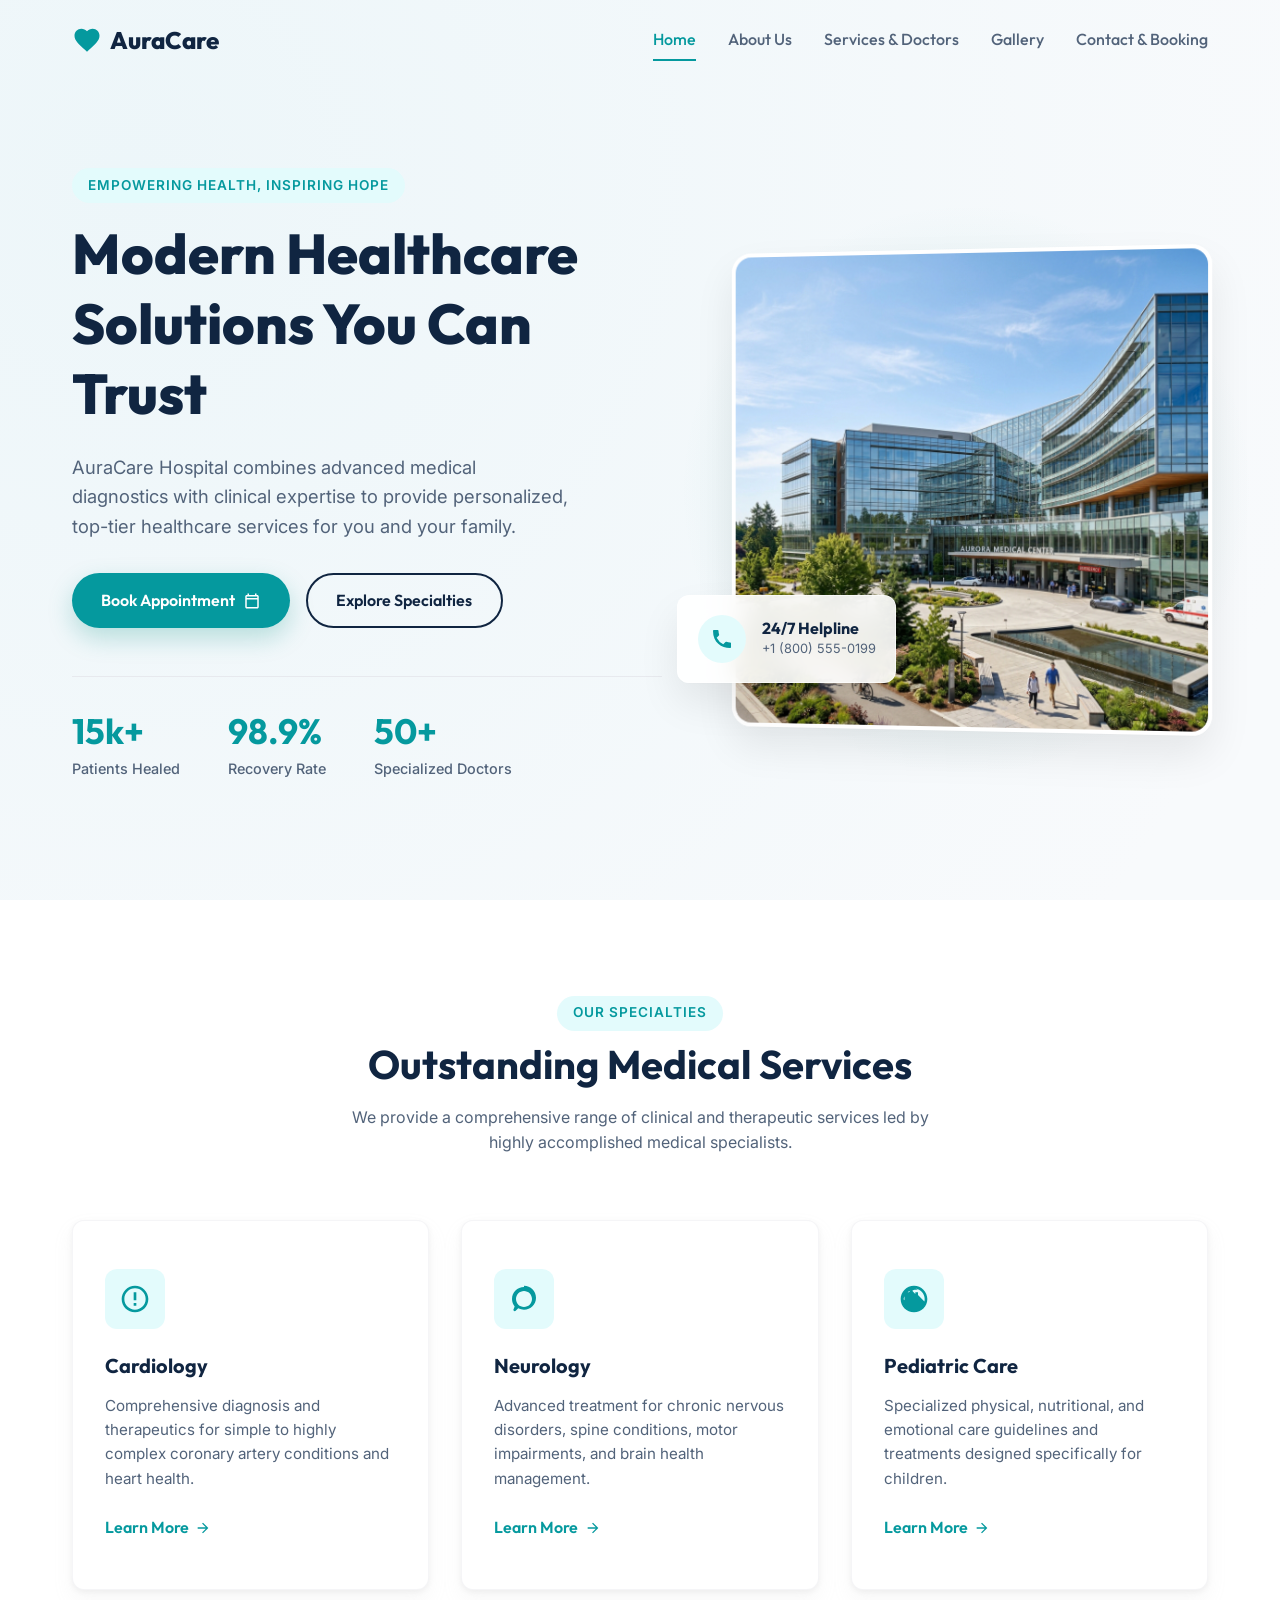
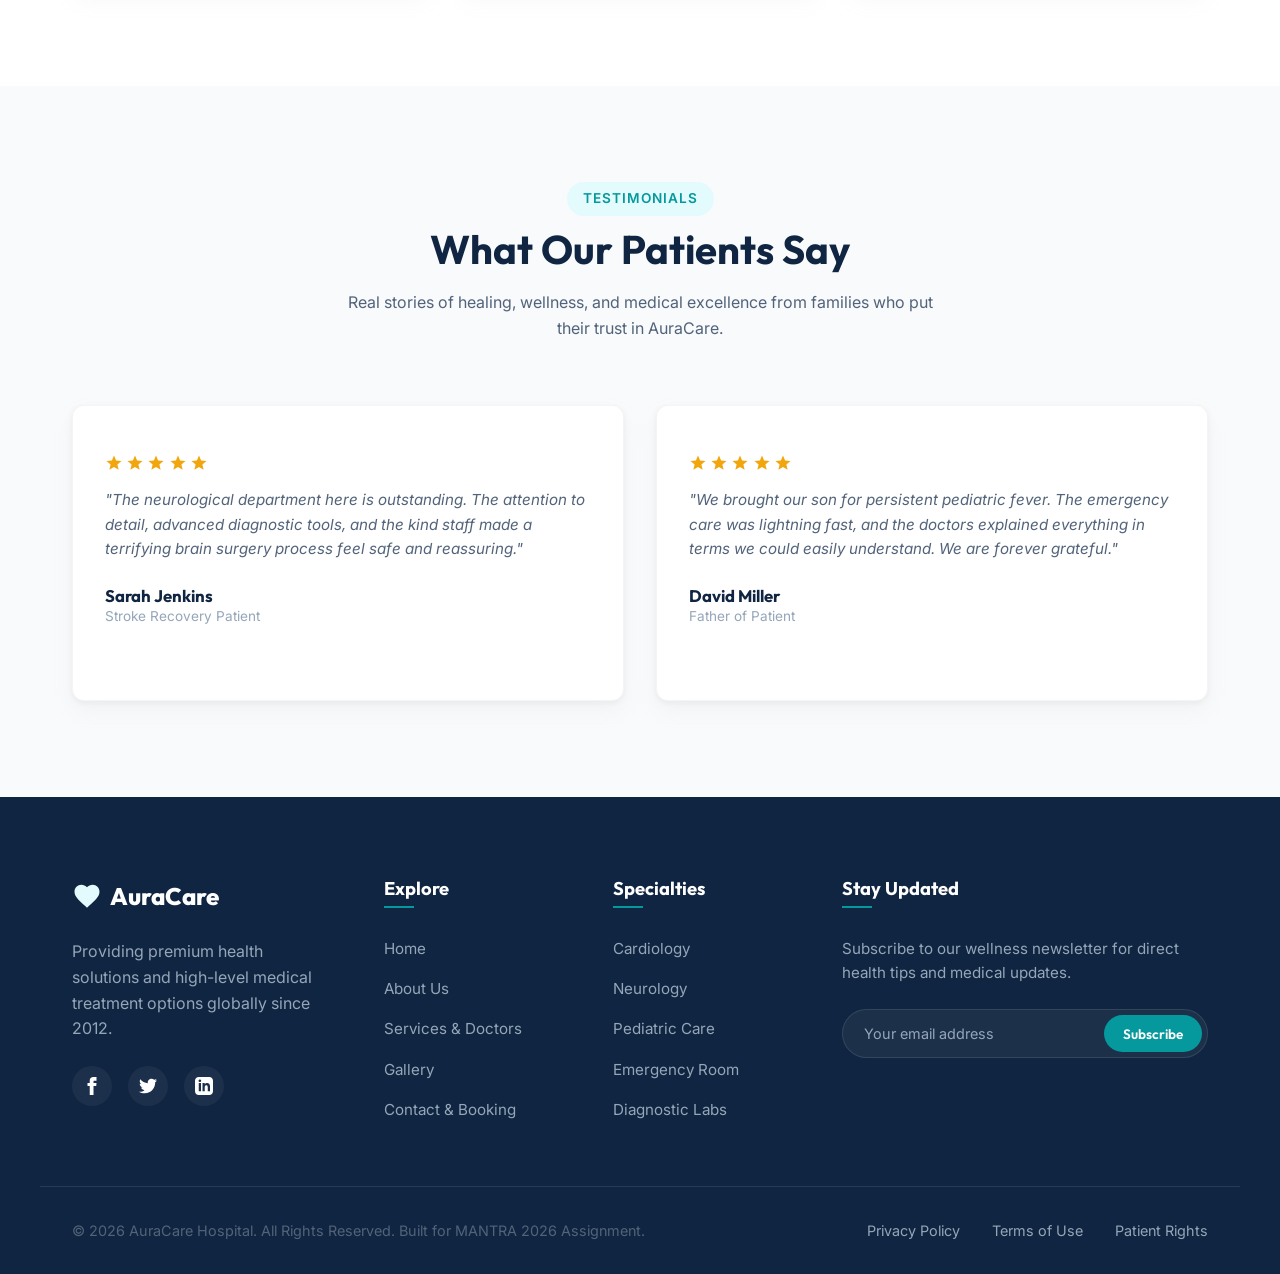
<file: index.html>
<!DOCTYPE html>
<html lang="en">
<head>
  <meta charset="UTF-8">
  <meta name="viewport" content="width=device-width, initial-scale=1.0">
  <meta name="description" content="AuraCare Hospital & Research Centre offers cutting-edge medical diagnostics, expert doctors, and compassionate patient care. Book an appointment online.">
  <meta name="keywords" content="AuraCare, hospital, best doctors, medical services, healthcare, book doctor appointment, general health clinic">
  <meta name="author" content="AuraCare Hospital">
  <meta name="robots" content="index, follow">
  <meta name="theme-color" content="#0d9488">
  <link rel="canonical" href="https://auracarehospital.com/index.html">
  <link rel="icon" href="data:image/svg+xml,<svg xmlns='http://www.w3.org/2000/svg' viewBox='0 0 24 24' fill='%230d9488'><path d='M12 21.35l-1.45-1.32C5.4 15.36 2 12.28 2 8.5 2 5.42 4.42 3 7.5 3c1.74 0 3.41.81 4.5 2.09C13.09 3.81 14.76 3 16.5 3 19.58 3 22 5.42 22 8.5c0 3.78-3.4 6.86-8.55 11.54L12 21.35z'/></svg>" type="image/svg+xml">

  <!-- Open Graph Meta Tags -->
  <meta property="og:title" content="AuraCare | Modern Healthcare & Medical Research Centre">
  <meta property="og:description" content="AuraCare Hospital combines advanced medical diagnostics with clinical expertise to provide personalized, top-tier healthcare services.">
  <meta property="og:type" content="website">
  <meta property="og:url" content="https://auracarehospital.com/index.html">
  <meta property="og:image" content="https://auracarehospital.com/images/hero_hospital.png">
  <meta property="og:site_name" content="AuraCare Hospital">

  <!-- Twitter Card Meta Tags -->
  <meta name="twitter:card" content="summary_large_image">
  <meta name="twitter:title" content="AuraCare | Modern Healthcare & Medical Research Centre">
  <meta name="twitter:description" content="AuraCare Hospital offers cutting-edge medical diagnostics and expert doctor consultations.">
  <meta name="twitter:image" content="https://auracarehospital.com/images/hero_hospital.png">

  <!-- Performance Optimization Preconnect -->
  <link rel="preconnect" href="https://fonts.googleapis.com">
  <link rel="preconnect" href="https://fonts.gstatic.com" crossorigin>

  <title>AuraCare | Modern Healthcare & Medical Research Centre</title>
  
  <!-- CSS Stylesheet -->
  <link rel="stylesheet" href="styles/main.css">

  <!-- Schema.org JSON-LD Structured Data -->
  <script type="application/ld+json">
  {
    "@context": "https://schema.org",
    "@type": "Hospital",
    "name": "AuraCare Hospital & Research Centre",
    "url": "https://auracarehospital.com",
    "logo": "https://auracarehospital.com/images/hero_hospital.png",
    "image": "https://auracarehospital.com/images/hero_hospital.png",
    "description": "AuraCare Hospital & Research Centre offers cutting-edge medical diagnostics, expert doctors, and compassionate patient care.",
    "telephone": "+1-800-555-0199",
    "address": {
      "@type": "PostalAddress",
      "streetAddress": "742 Medical Center Parkway, Suite 100",
      "addressLocality": "Healthcare City",
      "postalCode": "HC 50921",
      "addressCountry": "US"
    },
    "openingHoursSpecification": {
      "@type": "OpeningHoursSpecification",
      "dayOfWeek": [
        "Monday", "Tuesday", "Wednesday", "Thursday", "Friday", "Saturday", "Sunday"
      ],
      "opens": "00:00",
      "closes": "23:59"
    },
    "sameAs": [
      "https://facebook.com",
      "https://twitter.com",
      "https://linkedin.com"
    ]
  }
  </script>
</head>
<body>

  <!-- HEADER & NAVIGATION -->
  <header>
    <div class="container nav-container">
      <a href="index.html" class="logo" id="headerLogo">
        <!-- SVG Heartbeat Icon -->
        <svg xmlns="http://www.w3.org/2000/svg" viewBox="0 0 24 24" width="30" height="30">
          <path d="M12 21.35l-1.45-1.32C5.4 15.36 2 12.28 2 8.5 2 5.42 4.42 3 7.5 3c1.74 0 3.41.81 4.5 2.09C13.09 3.81 14.76 3 16.5 3 19.58 3 22 5.42 22 8.5c0 3.78-3.4 6.86-8.55 11.54L12 21.35z"/>
        </svg>
        <span class="logo-text">Aura<span>Care</span></span>
      </a>
      
      <!-- Nav Links -->
      <nav class="nav-links" id="mainNav">
        <a href="index.html" class="active">Home</a>
        <a href="about.html">About Us</a>
        <a href="services.html">Services & Doctors</a>
        <a href="gallery.html">Gallery</a>
        <a href="contact.html">Contact & Booking</a>
      </nav>
      
      <!-- Hamburger Icon for Mobile -->
      <div class="hamburger" id="navHamburger" aria-label="Toggle Menu">
        <span></span>
        <span></span>
        <span></span>
      </div>
    </div>
  </header>

  <main>
    <!-- HERO SECTION -->
    <section class="hero fade-up-element appear" id="heroSection">
      <div class="container hero-grid">
        <!-- Hero text content -->
        <div class="hero-content">
          <span class="badge badge-primary">Empowering Health, Inspiring Hope</span>
          <h1>Modern Healthcare Solutions You Can Trust</h1>
          <p>AuraCare Hospital combines advanced medical diagnostics with clinical expertise to provide personalized, top-tier healthcare services for you and your family.</p>
          
          <div class="hero-btns">
            <a href="contact.html" class="btn btn-primary" id="btnHeroAppointment">
              Book Appointment
              <!-- SVG Calendar Arrow -->
              <svg xmlns="http://www.w3.org/2000/svg" viewBox="0 0 24 24" width="18" height="18" fill="currentColor">
                <path d="M19 4h-1V2h-2v2H8V2H6v2H5c-1.11 0-1.99.9-1.99 2L3 20c0 1.1.89 2 2 2h14c1.1 0 2-.9 2-2V6c0-1.1-.9-2-2-2zm0 16H5V10h14v10zm0-12H5V6h14v2z"/>
              </svg>
            </a>
            <a href="services.html" class="btn btn-secondary" id="btnHeroServices">Explore Specialties</a>
          </div>
          
          <!-- Hero Statistics -->
          <div class="hero-stats">
            <div class="stat-item">
              <h3>15k+</h3>
              <p>Patients Healed</p>
            </div>
            <div class="stat-item">
              <h3>98.9%</h3>
              <p>Recovery Rate</p>
            </div>
            <div class="stat-item">
              <h3>50+</h3>
              <p>Specialized Doctors</p>
            </div>
          </div>
        </div>
        
        <!-- Hero Image -->
        <div class="hero-image-wrapper">
          <div class="hero-img-bg"></div>
          <div class="hero-image">
            <img src="images/hero_hospital.png" alt="AuraCare Hospital state-of-the-art building" width="550" height="420" fetchpriority="high" decoding="async">
          </div>
          <!-- Decorative Floating Card -->
          <div class="floating-card">
            <div class="floating-icon">
              <!-- SVG Phone Icon -->
              <svg xmlns="http://www.w3.org/2000/svg" viewBox="0 0 24 24" width="24" height="24" fill="currentColor">
                <path d="M20.01 15.38c-1.23 0-2.42-.2-3.53-.56a.977.977 0 00-1.01.24l-2.2 2.2a15.045 15.045 0 01-6.59-6.59l2.2-2.21a.96.96 0 00.25-1A11.36 11.36 0 018.5 4c0-.55-.45-1-1-1H4.01c-.55 0-1 .45-1 1C3 15.61 11.39 21 20.01 21c.55 0 1-.45 1-1v-3.62c0-.55-.45-1-1-1z"/>
              </svg>
            </div>
            <div class="floating-card-info">
              <h4>24/7 Helpline</h4>
              <p>+1 (800) 555-0199</p>
            </div>
          </div>
        </div>
      </div>
    </section>

    <!-- KEY SERVICES HIGHLIGHTS -->
    <section class="section section-bg fade-up-element" id="highlightsSection">
      <div class="container">
        <div class="section-header text-center">
          <span class="badge badge-primary">Our Specialties</span>
          <h2>Outstanding Medical Services</h2>
          <p>We provide a comprehensive range of clinical and therapeutic services led by highly accomplished medical specialists.</p>
        </div>
        
        <div class="grid features-grid">
          <!-- Card 1: Cardiology -->
          <div class="feature-card">
            <div class="feature-icon">
              <!-- SVG Cardio -->
              <svg xmlns="http://www.w3.org/2000/svg" viewBox="0 0 24 24" width="32" height="32" fill="currentColor">
                <path d="M12 2c-5.52 0-10 4.48-10 10s4.48 10 10 10 10-4.48 10-10-4.48-10-10-10zm0 18c-4.41 0-8-3.59-8-8s3.59-8 8-8 8 3.59 8 8-3.59 8-8 8zm-1-13h2v6h-2zm0 8h2v2h-2z"/>
              </svg>
            </div>
            <h3>Cardiology</h3>
            <p>Comprehensive diagnosis and therapeutics for simple to highly complex coronary artery conditions and heart health.</p>
            <a href="services.html" class="feature-link">
              Learn More
              <svg xmlns="http://www.w3.org/2000/svg" viewBox="0 0 24 24" width="16" height="16" fill="currentColor"><path d="M12 4l-1.41 1.41L16.17 11H4v2h12.17l-5.58 5.59L12 20l8-8z"/></svg>
            </a>
          </div>

          <!-- Card 2: Neurology -->
          <div class="feature-card">
            <div class="feature-icon">
              <!-- SVG Neurology -->
              <svg xmlns="http://www.w3.org/2000/svg" viewBox="0 0 24 24" width="32" height="32" fill="currentColor">
                <path d="M12 3c-4.97 0-9 4.03-9 9 0 2.12.74 4.07 1.97 5.61L4.35 19.4c-.39.39-.39 1.02 0 1.41.39.39 1.02.39 1.41 0l1.9-1.9C9.07 19.57 10.48 20 12 20c4.97 0 9-4.03 9-9s-4.03-9-9-9zm0 15c-3.31 0-6-2.69-6-6s2.69-6 6-6 6 2.69 6 6-2.69 6-6 6z"/>
              </svg>
            </div>
            <h3>Neurology</h3>
            <p>Advanced treatment for chronic nervous disorders, spine conditions, motor impairments, and brain health management.</p>
            <a href="services.html" class="feature-link">
              Learn More
              <svg xmlns="http://www.w3.org/2000/svg" viewBox="0 0 24 24" width="16" height="16" fill="currentColor"><path d="M12 4l-1.41 1.41L16.17 11H4v2h12.17l-5.58 5.59L12 20l8-8z"/></svg>
            </a>
          </div>

          <!-- Card 3: Pediatric Care -->
          <div class="feature-card">
            <div class="feature-icon">
              <!-- SVG Pediatrics -->
              <svg xmlns="http://www.w3.org/2000/svg" viewBox="0 0 24 24" width="32" height="32" fill="currentColor">
                <path d="M12 22c5.52 0 10-4.48 10-10S17.52 2 12 2 2 6.48 2 12s4.48 10 10 10zm1-17.93c3.95.49 7 3.85 7 7.93 0 .62-.08 1.21-.21 1.79L15 9V7h-2v1.27l-2-2V5h4zm-8.8 8.14c.5-3.95 3.86-7 7.93-7V5h-2l-2 2h-1.27l-2 2v4z"/>
              </svg>
            </div>
            <h3>Pediatric Care</h3>
            <p>Specialized physical, nutritional, and emotional care guidelines and treatments designed specifically for children.</p>
            <a href="services.html" class="feature-link">
              Learn More
              <svg xmlns="http://www.w3.org/2000/svg" viewBox="0 0 24 24" width="16" height="16" fill="currentColor"><path d="M12 4l-1.41 1.41L16.17 11H4v2h12.17l-5.58 5.59L12 20l8-8z"/></svg>
            </a>
          </div>
        </div>
      </div>
    </section>

    <!-- TESTIMONIALS / PATIENT STORIES -->
    <section class="section fade-up-element" id="reviewsSection">
      <div class="container">
        <div class="section-header text-center">
          <span class="badge badge-primary">Testimonials</span>
          <h2>What Our Patients Say</h2>
          <p>Real stories of healing, wellness, and medical excellence from families who put their trust in AuraCare.</p>
        </div>
        
        <div class="grid features-grid">
          <!-- Review 1 -->
          <div class="feature-card">
            <div class="flex" style="color: var(--warning); gap: 0.2rem; margin-bottom: 1rem;">
              <!-- 5 Stars -->
              <svg xmlns="http://www.w3.org/2000/svg" viewBox="0 0 24 24" width="18" height="18" fill="currentColor"><path d="M12 17.27L18.18 21l-1.64-7.03L22 9.24l-7.19-.61L12 2 9.19 8.63 2 9.24l5.46 4.73L5.82 21z"/></svg>
              <svg xmlns="http://www.w3.org/2000/svg" viewBox="0 0 24 24" width="18" height="18" fill="currentColor"><path d="M12 17.27L18.18 21l-1.64-7.03L22 9.24l-7.19-.61L12 2 9.19 8.63 2 9.24l5.46 4.73L5.82 21z"/></svg>
              <svg xmlns="http://www.w3.org/2000/svg" viewBox="0 0 24 24" width="18" height="18" fill="currentColor"><path d="M12 17.27L18.18 21l-1.64-7.03L22 9.24l-7.19-.61L12 2 9.19 8.63 2 9.24l5.46 4.73L5.82 21z"/></svg>
              <svg xmlns="http://www.w3.org/2000/svg" viewBox="0 0 24 24" width="18" height="18" fill="currentColor"><path d="M12 17.27L18.18 21l-1.64-7.03L22 9.24l-7.19-.61L12 2 9.19 8.63 2 9.24l5.46 4.73L5.82 21z"/></svg>
              <svg xmlns="http://www.w3.org/2000/svg" viewBox="0 0 24 24" width="18" height="18" fill="currentColor"><path d="M12 17.27L18.18 21l-1.64-7.03L22 9.24l-7.19-.61L12 2 9.19 8.63 2 9.24l5.46 4.73L5.82 21z"/></svg>
            </div>
            <p style="font-style: italic; margin-bottom: 1.5rem;">"The neurological department here is outstanding. The attention to detail, advanced diagnostic tools, and the kind staff made a terrifying brain surgery process feel safe and reassuring."</p>
            <div>
              <h4 style="font-size: 1.05rem;">Sarah Jenkins</h4>
              <p style="font-size: 0.85rem; color: var(--neutral-muted);">Stroke Recovery Patient</p>
            </div>
          </div>

          <!-- Review 2 -->
          <div class="feature-card">
            <div class="flex" style="color: var(--warning); gap: 0.2rem; margin-bottom: 1rem;">
              <svg xmlns="http://www.w3.org/2000/svg" viewBox="0 0 24 24" width="18" height="18" fill="currentColor"><path d="M12 17.27L18.18 21l-1.64-7.03L22 9.24l-7.19-.61L12 2 9.19 8.63 2 9.24l5.46 4.73L5.82 21z"/></svg>
              <svg xmlns="http://www.w3.org/2000/svg" viewBox="0 0 24 24" width="18" height="18" fill="currentColor"><path d="M12 17.27L18.18 21l-1.64-7.03L22 9.24l-7.19-.61L12 2 9.19 8.63 2 9.24l5.46 4.73L5.82 21z"/></svg>
              <svg xmlns="http://www.w3.org/2000/svg" viewBox="0 0 24 24" width="18" height="18" fill="currentColor"><path d="M12 17.27L18.18 21l-1.64-7.03L22 9.24l-7.19-.61L12 2 9.19 8.63 2 9.24l5.46 4.73L5.82 21z"/></svg>
              <svg xmlns="http://www.w3.org/2000/svg" viewBox="0 0 24 24" width="18" height="18" fill="currentColor"><path d="M12 17.27L18.18 21l-1.64-7.03L22 9.24l-7.19-.61L12 2 9.19 8.63 2 9.24l5.46 4.73L5.82 21z"/></svg>
              <svg xmlns="http://www.w3.org/2000/svg" viewBox="0 0 24 24" width="18" height="18" fill="currentColor"><path d="M12 17.27L18.18 21l-1.64-7.03L22 9.24l-7.19-.61L12 2 9.19 8.63 2 9.24l5.46 4.73L5.82 21z"/></svg>
            </div>
            <p style="font-style: italic; margin-bottom: 1.5rem;">"We brought our son for persistent pediatric fever. The emergency care was lightning fast, and the doctors explained everything in terms we could easily understand. We are forever grateful."</p>
            <div>
              <h4 style="font-size: 1.05rem;">David Miller</h4>
              <p style="font-size: 0.85rem; color: var(--neutral-muted);">Father of Patient</p>
            </div>
          </div>
        </div>
      </div>
    </section>
  </main>

  <!-- FOOTER -->
  <footer>
    <div class="container footer-grid">
      <!-- Col 1: Brand -->
      <div class="footer-brand">
        <a href="index.html" class="logo">
          <svg xmlns="http://www.w3.org/2000/svg" viewBox="0 0 24 24" width="30" height="30">
            <path d="M12 21.35l-1.45-1.32C5.4 15.36 2 12.28 2 8.5 2 5.42 4.42 3 7.5 3c1.74 0 3.41.81 4.5 2.09C13.09 3.81 14.76 3 16.5 3 19.58 3 22 5.42 22 8.5c0 3.78-3.4 6.86-8.55 11.54L12 21.35z"/>
          </svg>
          <span class="logo-text">Aura<span>Care</span></span>
        </a>
        <p>Providing premium health solutions and high-level medical treatment options globally since 2012.</p>
        <div class="social-links">
          <a href="#" class="social-link" aria-label="Facebook">
            <svg xmlns="http://www.w3.org/2000/svg" width="18" height="18" fill="currentColor" viewBox="0 0 24 24"><path d="M9 8h-3v4h3v12h5v-12h3.642l.358-4h-4v-1.667c0-.955.192-1.333 1.115-1.333h2.885v-5h-3.808c-3.596 0-5.192 1.583-5.192 4.615v3.385z"/></svg>
          </a>
          <a href="#" class="social-link" aria-label="Twitter">
            <svg xmlns="http://www.w3.org/2000/svg" width="18" height="18" fill="currentColor" viewBox="0 0 24 24"><path d="M24 4.557c-.883.392-1.832.656-2.828.775 1.017-.609 1.798-1.574 2.165-2.724-.951.564-2.005.974-3.127 1.195-.897-.957-2.178-1.555-3.594-1.555-3.179 0-5.515 2.966-4.797 6.045-4.091-.205-7.719-2.165-10.148-5.144-1.29 2.213-.669 5.108 1.523 6.574-.806-.026-1.566-.247-2.229-.616-.054 2.281 1.581 4.415 3.949 4.89-.693.188-1.452.232-2.224.084.626 1.956 2.444 3.379 4.6 3.419-2.07 1.623-4.678 2.348-7.29 2.04 2.179 1.397 4.768 2.212 7.548 2.212 9.142 0 14.307-7.721 13.995-14.646.962-.695 1.797-1.562 2.457-2.549z"/></svg>
          </a>
          <a href="#" class="social-link" aria-label="LinkedIn">
            <svg xmlns="http://www.w3.org/2000/svg" width="18" height="18" fill="currentColor" viewBox="0 0 24 24"><path d="M19 0h-14c-2.761 0-5 2.239-5 5v14c0 2.761 2.239 5 5 5h14c2.762 0 5-2.239 5-5v-14c0-2.761-2.238-5-5-5zm-11 19h-3v-11h3v11zm-1.5-12.268c-.966 0-1.75-.779-1.75-1.75s.784-1.75 1.75-1.75 1.75.779 1.75 1.75-.784 1.75-1.75 1.75zm13.5 12.268h-3v-5.604c0-3.368-4-3.113-4 0v5.604h-3v-11h3v1.765c1.396-2.586 7-2.777 7 2.476v6.759z"/></svg>
          </a>
        </div>
      </div>

      <!-- Col 2: Navigation Links -->
      <div class="footer-column">
        <h4>Explore</h4>
        <div class="footer-links">
          <a href="index.html">Home</a>
          <a href="about.html">About Us</a>
          <a href="services.html">Services & Doctors</a>
          <a href="gallery.html">Gallery</a>
          <a href="contact.html">Contact & Booking</a>
        </div>
      </div>

      <!-- Col 3: Specialties -->
      <div class="footer-column">
        <h4>Specialties</h4>
        <div class="footer-links">
          <a href="services.html">Cardiology</a>
          <a href="services.html">Neurology</a>
          <a href="services.html">Pediatric Care</a>
          <a href="services.html">Emergency Room</a>
          <a href="services.html">Diagnostic Labs</a>
        </div>
      </div>

      <!-- Col 4: Newsletter -->
      <div class="footer-column">
        <h4>Stay Updated</h4>
        <div class="footer-newsletter">
          <p>Subscribe to our wellness newsletter for direct health tips and medical updates.</p>
          <form class="newsletter-form" onsubmit="event.preventDefault(); alert('Thank you for subscribing!'); this.reset();">
            <input type="email" placeholder="Your email address" required aria-label="Email Address">
            <button type="submit">Subscribe</button>
          </form>
        </div>
      </div>
    </div>

    <!-- Footer Bottom -->
    <div class="container footer-bottom">
      <p>&copy; 2026 AuraCare Hospital. All Rights Reserved. Built for MANTRA 2026 Assignment.</p>
      <div class="footer-bottom-links">
        <a href="#">Privacy Policy</a>
        <a href="#">Terms of Use</a>
        <a href="#">Patient Rights</a>
      </div>
    </div>
  </footer>

  <!-- Scripts -->
  <script src="js/main.js" defer></script>

  <!--Start of Tawk.to Script-->
  <script type="text/javascript">
  var Tawk_API=Tawk_API||{}, Tawk_LoadStart=new Date();
  (function(){
  var s1=document.createElement("script"),s0=document.getElementsByTagName("script")[0];
  s1.async=true;
  s1.src='https://embed.tawk.to/6a466ce84b956a1d4cbbbfac/1jshhirvv';
  s1.charset='UTF-8';
  s1.setAttribute('crossorigin','*');
  s0.parentNode.insertBefore(s1,s0);
  })();
  </script>
  <!--End of Tawk.to Script-->
</body>
</html>
</file>
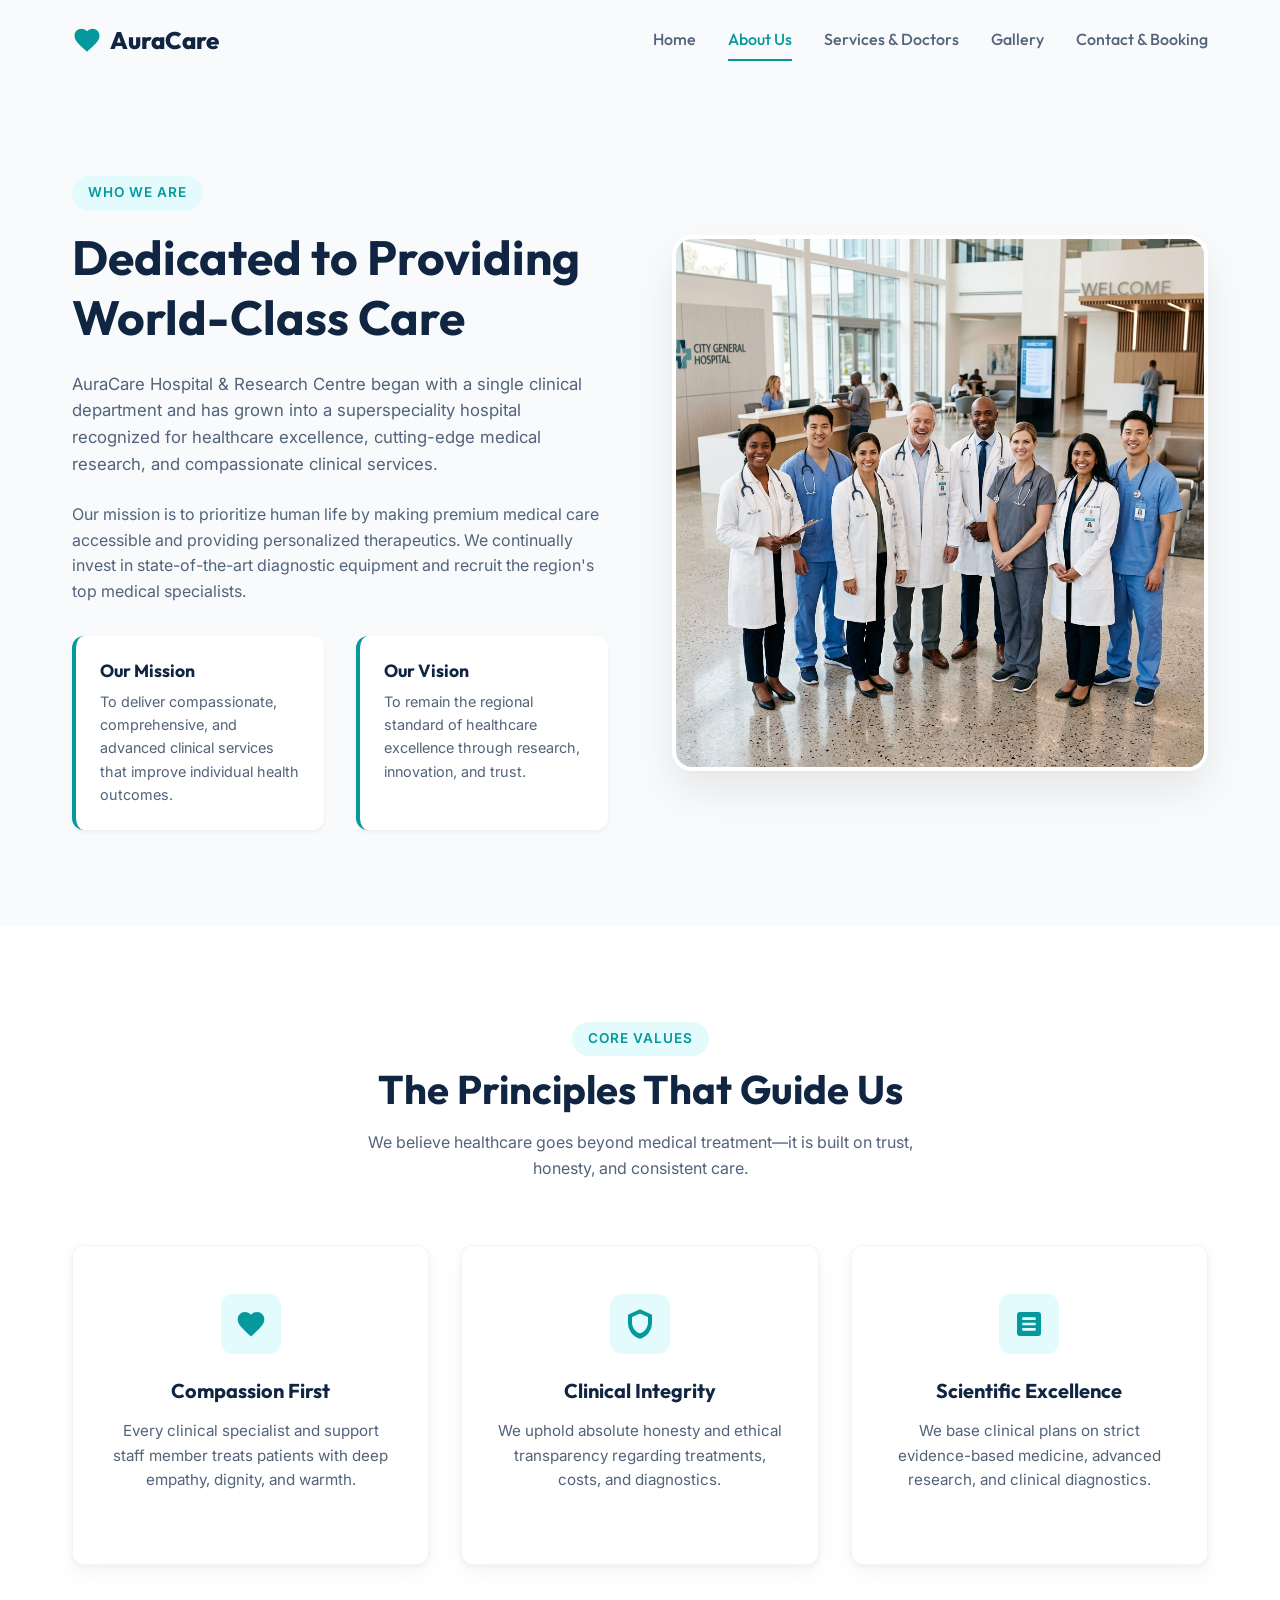
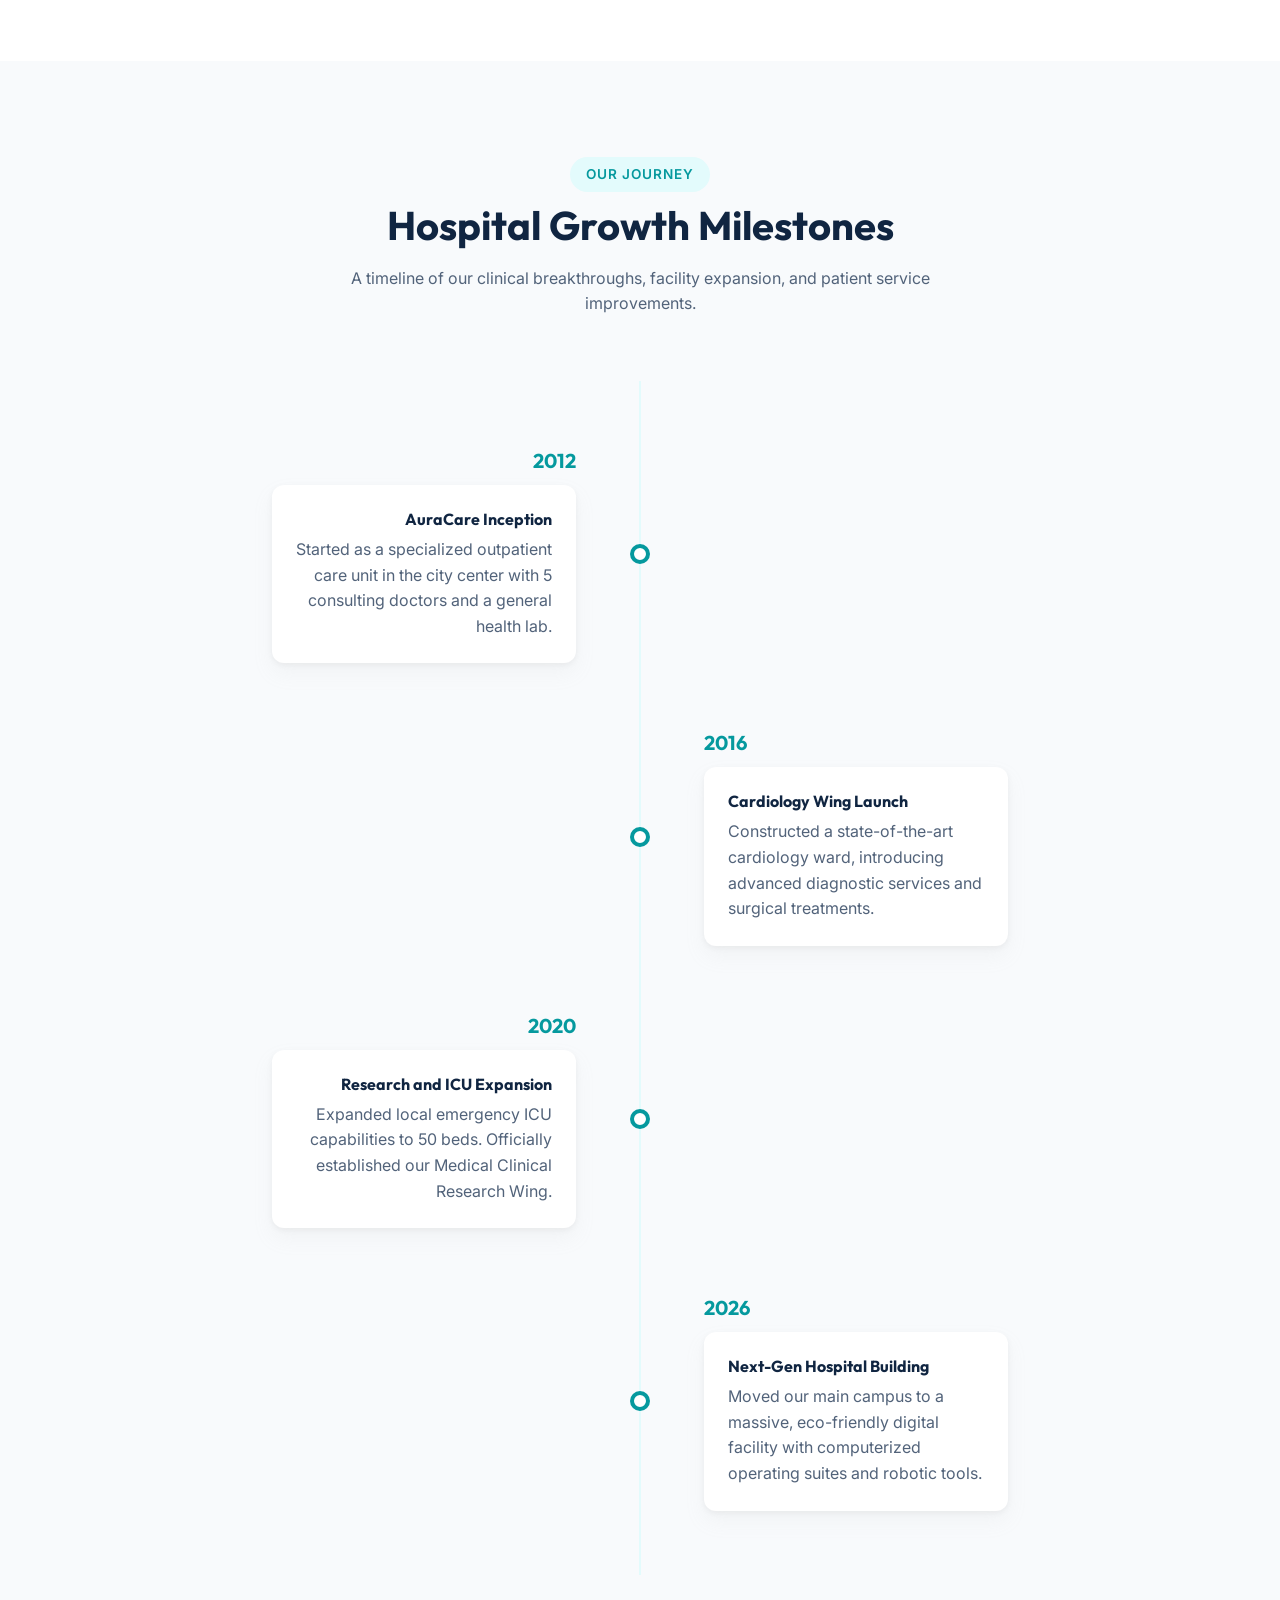
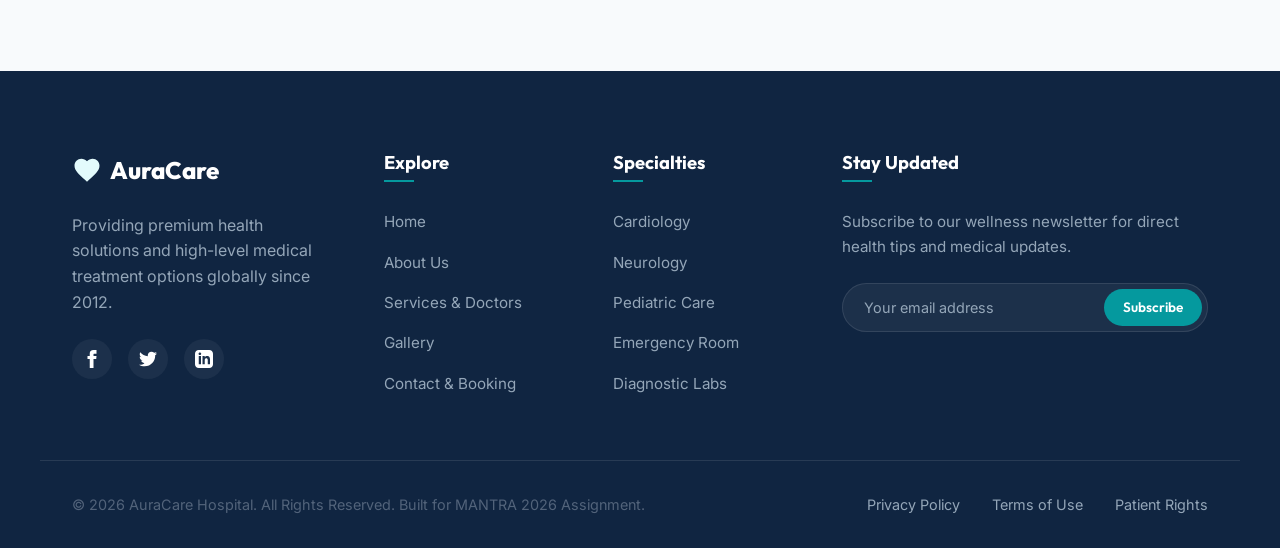
<file: about.html>
<!DOCTYPE html>
<html lang="en">
<head>
  <meta charset="UTF-8">
  <meta name="viewport" content="width=device-width, initial-scale=1.0">
  <meta name="description" content="Discover AuraCare Hospital's history, mission, core medical values, and the expert clinical team dedicated to patient recovery and medical research.">
  <meta name="keywords" content="about hospital, AuraCare history, clinic mission, medical leadership, clinical research team">
  <meta name="author" content="AuraCare Hospital">
  <meta name="robots" content="index, follow">
  <meta name="theme-color" content="#0d9488">
  <link rel="canonical" href="https://auracarehospital.com/about.html">
  <link rel="icon" href="data:image/svg+xml,<svg xmlns='http://www.w3.org/2000/svg' viewBox='0 0 24 24' fill='%230d9488'><path d='M12 21.35l-1.45-1.32C5.4 15.36 2 12.28 2 8.5 2 5.42 4.42 3 7.5 3c1.74 0 3.41.81 4.5 2.09C13.09 3.81 14.76 3 16.5 3 19.58 3 22 5.42 22 8.5c0 3.78-3.4 6.86-8.55 11.54L12 21.35z'/></svg>" type="image/svg+xml">

  <!-- Open Graph Meta Tags -->
  <meta property="og:title" content="About Us | AuraCare Hospital & Research Centre">
  <meta property="og:description" content="Learn about AuraCare Hospital's journey, mission, core values, and our commitment to medical research and patient excellence.">
  <meta property="og:type" content="website">
  <meta property="og:url" content="https://auracarehospital.com/about.html">
  <meta property="og:image" content="https://auracarehospital.com/images/doctors_team.png">
  <meta property="og:site_name" content="AuraCare Hospital">

  <!-- Twitter Card Meta Tags -->
  <meta name="twitter:card" content="summary_large_image">
  <meta name="twitter:title" content="About Us | AuraCare Hospital & Research Centre">
  <meta name="twitter:description" content="Discover AuraCare Hospital's history, mission, and medical leadership.">
  <meta name="twitter:image" content="https://auracarehospital.com/images/doctors_team.png">

  <!-- Performance Optimization Preconnect -->
  <link rel="preconnect" href="https://fonts.googleapis.com">
  <link rel="preconnect" href="https://fonts.gstatic.com" crossorigin>

  <title>About Us | AuraCare Hospital & Research Centre</title>
  
  <!-- CSS Stylesheet -->
  <link rel="stylesheet" href="styles/main.css">
</head>
<body>

  <!-- HEADER & NAVIGATION -->
  <header>
    <div class="container nav-container">
      <a href="index.html" class="logo" id="headerLogo">
        <svg xmlns="http://www.w3.org/2000/svg" viewBox="0 0 24 24" width="30" height="30">
          <path d="M12 21.35l-1.45-1.32C5.4 15.36 2 12.28 2 8.5 2 5.42 4.42 3 7.5 3c1.74 0 3.41.81 4.5 2.09C13.09 3.81 14.76 3 16.5 3 19.58 3 22 5.42 22 8.5c0 3.78-3.4 6.86-8.55 11.54L12 21.35z"/>
        </svg>
        <span class="logo-text">Aura<span>Care</span></span>
      </a>
      
      <nav class="nav-links" id="mainNav">
        <a href="index.html">Home</a>
        <a href="about.html" class="active">About Us</a>
        <a href="services.html">Services & Doctors</a>
        <a href="gallery.html">Gallery</a>
        <a href="contact.html">Contact & Booking</a>
      </nav>
      
      <div class="hamburger" id="navHamburger" aria-label="Toggle Menu">
        <span></span>
        <span></span>
        <span></span>
      </div>
    </div>
  </header>

  <main style="padding-top: var(--header-height);">
    <!-- ABOUT INTRODUCTION -->
    <section class="section fade-up-element appear" id="aboutIntro">
      <div class="container about-section-grid">
        <div class="about-content">
          <span class="badge badge-primary">Who We Are</span>
          <h1 style="font-size: 3rem; margin-top: 1rem; margin-bottom: 1.5rem;">Dedicated to Providing World-Class Care</h1>
          <p style="font-size: 1.05rem; margin-bottom: 1.5rem;">AuraCare Hospital & Research Centre began with a single clinical department and has grown into a superspeciality hospital recognized for healthcare excellence, cutting-edge medical research, and compassionate clinical services.</p>
          <p style="margin-bottom: 2rem;">Our mission is to prioritize human life by making premium medical care accessible and providing personalized therapeutics. We continually invest in state-of-the-art diagnostic equipment and recruit the region's top medical specialists.</p>
          
          <div class="about-highlights">
            <div class="about-highlight-card">
              <h4>Our Mission</h4>
              <p>To deliver compassionate, comprehensive, and advanced clinical services that improve individual health outcomes.</p>
            </div>
            <div class="about-highlight-card">
              <h4>Our Vision</h4>
              <p>To remain the regional standard of healthcare excellence through research, innovation, and trust.</p>
            </div>
          </div>
        </div>
        
        <div class="about-image-wrapper">
          <div class="hero-image" style="transform: none;">
            <img src="images/doctors_team.png" alt="AuraCare expert medical team" width="550" height="420" loading="lazy" decoding="async">
          </div>
        </div>
      </div>
    </section>

    <!-- VALUES SECTION -->
    <section class="section section-bg fade-up-element" id="aboutValues">
      <div class="container">
        <div class="section-header text-center">
          <span class="badge badge-primary">Core Values</span>
          <h2>The Principles That Guide Us</h2>
          <p>We believe healthcare goes beyond medical treatment—it is built on trust, honesty, and consistent care.</p>
        </div>

        <div class="grid features-grid">
          <div class="feature-card text-center">
            <div class="feature-icon" style="margin: 0 auto 1.5rem auto;">
              <!-- Heart SVG -->
              <svg xmlns="http://www.w3.org/2000/svg" viewBox="0 0 24 24" width="32" height="32" fill="currentColor">
                <path d="M12 21.35l-1.45-1.32C5.4 15.36 2 12.28 2 8.5 2 5.42 4.42 3 7.5 3c1.74 0 3.41.81 4.5 2.09C13.09 3.81 14.76 3 16.5 3 19.58 3 22 5.42 22 8.5c0 3.78-3.4 6.86-8.55 11.54L12 21.35z"/>
              </svg>
            </div>
            <h3>Compassion First</h3>
            <p>Every clinical specialist and support staff member treats patients with deep empathy, dignity, and warmth.</p>
          </div>

          <div class="feature-card text-center">
            <div class="feature-icon" style="margin: 0 auto 1.5rem auto;">
              <!-- Shield SVG -->
              <svg xmlns="http://www.w3.org/2000/svg" viewBox="0 0 24 24" width="32" height="32" fill="currentColor">
                <path d="M12 1L3 5v6c0 5.55 3.84 10.74 9 12 5.16-1.26 9-6.45 9-12V5l-9-4zm0 18c-3.75-1.04-6-4.78-6-8.5v-3.7l6-2.67 6 2.67v3.7c0 3.72-2.25 7.46-6 8.5z"/>
              </svg>
            </div>
            <h3>Clinical Integrity</h3>
            <p>We uphold absolute honesty and ethical transparency regarding treatments, costs, and diagnostics.</p>
          </div>

          <div class="feature-card text-center">
            <div class="feature-icon" style="margin: 0 auto 1.5rem auto;">
              <!-- Flask SVG -->
              <svg xmlns="http://www.w3.org/2000/svg" viewBox="0 0 24 24" width="32" height="32" fill="currentColor">
                <path d="M19 3H5c-1.1 0-2 .9-2 2v14c0 1.1.9 2 2 2h14c1.1 0 2-.9 2-2V5c0-1.1-.9-2-2-2zm-2 10H7v-2h10v2zm0-4H7V7h10v2zm0 8H7v-2h10v2z"/>
              </svg>
            </div>
            <h3>Scientific Excellence</h3>
            <p>We base clinical plans on strict evidence-based medicine, advanced research, and clinical diagnostics.</p>
          </div>
        </div>
      </div>
    </section>

    <!-- TIMELINE SECTION -->
    <section class="section fade-up-element" id="aboutTimeline">
      <div class="container">
        <div class="section-header text-center">
          <span class="badge badge-primary">Our Journey</span>
          <h2>Hospital Growth Milestones</h2>
          <p>A timeline of our clinical breakthroughs, facility expansion, and patient service improvements.</p>
        </div>

        <div class="timeline">
          <!-- Timeline Item 1 -->
          <div class="timeline-item">
            <div class="timeline-date">2012</div>
            <div class="timeline-content">
              <h4>AuraCare Inception</h4>
              <p>Started as a specialized outpatient care unit in the city center with 5 consulting doctors and a general health lab.</p>
            </div>
          </div>

          <!-- Timeline Item 2 -->
          <div class="timeline-item">
            <div class="timeline-date">2016</div>
            <div class="timeline-content">
              <h4>Cardiology Wing Launch</h4>
              <p>Constructed a state-of-the-art cardiology ward, introducing advanced diagnostic services and surgical treatments.</p>
            </div>
          </div>

          <!-- Timeline Item 3 -->
          <div class="timeline-item">
            <div class="timeline-date">2020</div>
            <div class="timeline-content">
              <h4>Research and ICU Expansion</h4>
              <p>Expanded local emergency ICU capabilities to 50 beds. Officially established our Medical Clinical Research Wing.</p>
            </div>
          </div>

          <!-- Timeline Item 4 -->
          <div class="timeline-item">
            <div class="timeline-date">2026</div>
            <div class="timeline-content">
              <h4>Next-Gen Hospital Building</h4>
              <p>Moved our main campus to a massive, eco-friendly digital facility with computerized operating suites and robotic tools.</p>
            </div>
          </div>
        </div>
      </div>
    </section>
  </main>

  <!-- FOOTER -->
  <footer>
    <div class="container footer-grid">
      <div class="footer-brand">
        <a href="index.html" class="logo">
          <svg xmlns="http://www.w3.org/2000/svg" viewBox="0 0 24 24" width="30" height="30">
            <path d="M12 21.35l-1.45-1.32C5.4 15.36 2 12.28 2 8.5 2 5.42 4.42 3 7.5 3c1.74 0 3.41.81 4.5 2.09C13.09 3.81 14.76 3 16.5 3 19.58 3 22 5.42 22 8.5c0 3.78-3.4 6.86-8.55 11.54L12 21.35z"/>
          </svg>
          <span class="logo-text">Aura<span>Care</span></span>
        </a>
        <p>Providing premium health solutions and high-level medical treatment options globally since 2012.</p>
        <div class="social-links">
          <a href="#" class="social-link" aria-label="Facebook">
            <svg xmlns="http://www.w3.org/2000/svg" width="18" height="18" fill="currentColor" viewBox="0 0 24 24"><path d="M9 8h-3v4h3v12h5v-12h3.642l.358-4h-4v-1.667c0-.955.192-1.333 1.115-1.333h2.885v-5h-3.808c-3.596 0-5.192 1.583-5.192 4.615v3.385z"/></svg>
          </a>
          <a href="#" class="social-link" aria-label="Twitter">
            <svg xmlns="http://www.w3.org/2000/svg" width="18" height="18" fill="currentColor" viewBox="0 0 24 24"><path d="M24 4.557c-.883.392-1.832.656-2.828.775 1.017-.609 1.798-1.574 2.165-2.724-.951.564-2.005.974-3.127 1.195-.897-.957-2.178-1.555-3.594-1.555-3.179 0-5.515 2.966-4.797 6.045-4.091-.205-7.719-2.165-10.148-5.144-1.29 2.213-.669 5.108 1.523 6.574-.806-.026-1.566-.247-2.229-.616-.054 2.281 1.581 4.415 3.949 4.89-.693.188-1.452.232-2.224.084.626 1.956 2.444 3.379 4.6 3.419-2.07 1.623-4.678 2.348-7.29 2.04 2.179 1.397 4.768 2.212 7.548 2.212 9.142 0 14.307-7.721 13.995-14.646.962-.695 1.797-1.562 2.457-2.549z"/></svg>
          </a>
          <a href="#" class="social-link" aria-label="LinkedIn">
            <svg xmlns="http://www.w3.org/2000/svg" width="18" height="18" fill="currentColor" viewBox="0 0 24 24"><path d="M19 0h-14c-2.761 0-5 2.239-5 5v14c0 2.761 2.239 5 5 5h14c2.762 0 5-2.239 5-5v-14c0-2.761-2.238-5-5-5zm-11 19h-3v-11h3v11zm-1.5-12.268c-.966 0-1.75-.779-1.75-1.75s.784-1.75 1.75-1.75 1.75.779 1.75 1.75-.784 1.75-1.75 1.75zm13.5 12.268h-3v-5.604c0-3.368-4-3.113-4 0v5.604h-3v-11h3v1.765c1.396-2.586 7-2.777 7 2.476v6.759z"/></svg>
          </a>
        </div>
      </div>

      <div class="footer-column">
        <h4>Explore</h4>
        <div class="footer-links">
          <a href="index.html">Home</a>
          <a href="about.html">About Us</a>
          <a href="services.html">Services & Doctors</a>
          <a href="gallery.html">Gallery</a>
          <a href="contact.html">Contact & Booking</a>
        </div>
      </div>

      <div class="footer-column">
        <h4>Specialties</h4>
        <div class="footer-links">
          <a href="services.html">Cardiology</a>
          <a href="services.html">Neurology</a>
          <a href="services.html">Pediatric Care</a>
          <a href="services.html">Emergency Room</a>
          <a href="services.html">Diagnostic Labs</a>
        </div>
      </div>

      <div class="footer-column">
        <h4>Stay Updated</h4>
        <div class="footer-newsletter">
          <p>Subscribe to our wellness newsletter for direct health tips and medical updates.</p>
          <form class="newsletter-form" onsubmit="event.preventDefault(); alert('Thank you for subscribing!'); this.reset();">
            <input type="email" placeholder="Your email address" required aria-label="Email Address">
            <button type="submit">Subscribe</button>
          </form>
        </div>
      </div>
    </div>

    <div class="container footer-bottom">
      <p>&copy; 2026 AuraCare Hospital. All Rights Reserved. Built for MANTRA 2026 Assignment.</p>
      <div class="footer-bottom-links">
        <a href="#">Privacy Policy</a>
        <a href="#">Terms of Use</a>
        <a href="#">Patient Rights</a>
      </div>
    </div>
  </footer>

  <!-- Scripts -->
  <script src="js/main.js" defer></script>

  <!--Start of Tawk.to Script-->
  <script type="text/javascript">
  var Tawk_API=Tawk_API||{}, Tawk_LoadStart=new Date();
  (function(){
  var s1=document.createElement("script"),s0=document.getElementsByTagName("script")[0];
  s1.async=true;
  s1.src='https://embed.tawk.to/6a466ce84b956a1d4cbbbfac/1jshhirvv';
  s1.charset='UTF-8';
  s1.setAttribute('crossorigin','*');
  s0.parentNode.insertBefore(s1,s0);
  })();
  </script>
  <!--End of Tawk.to Script-->
</body>
</html>
</file>
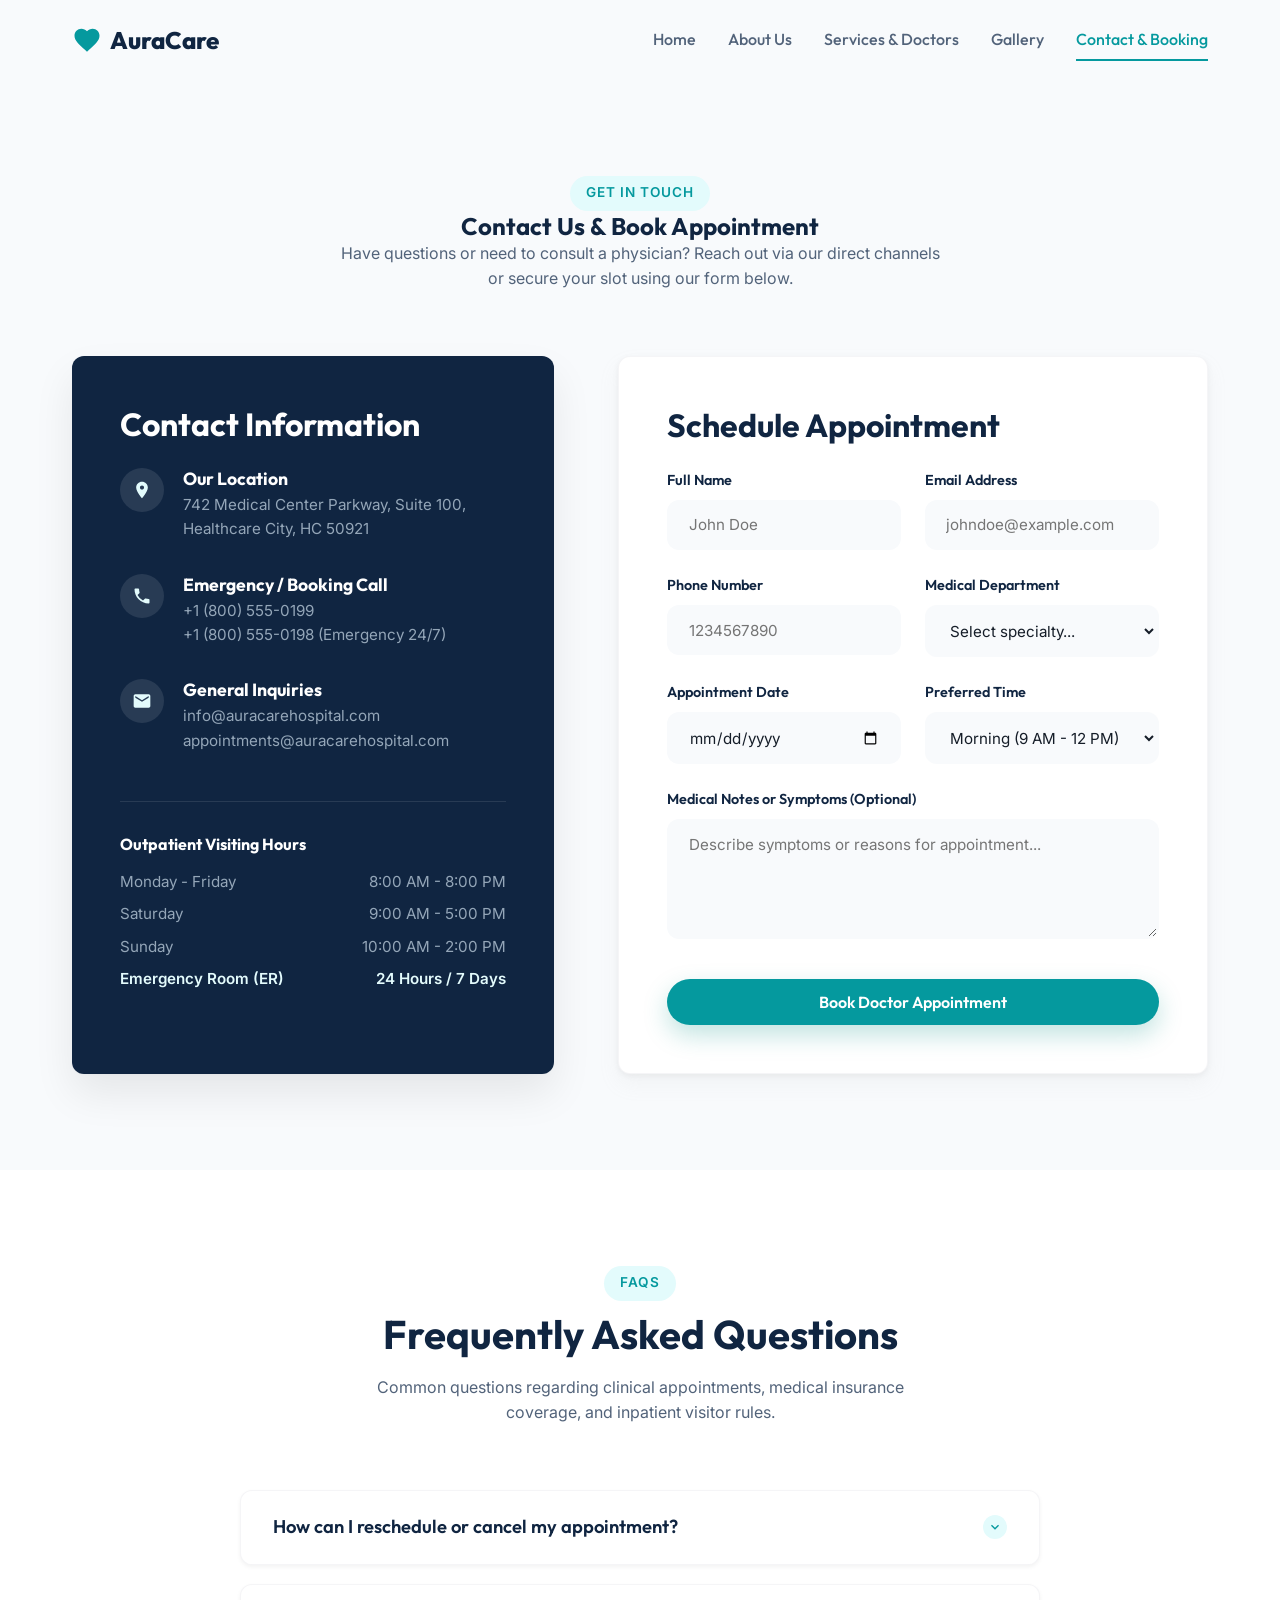
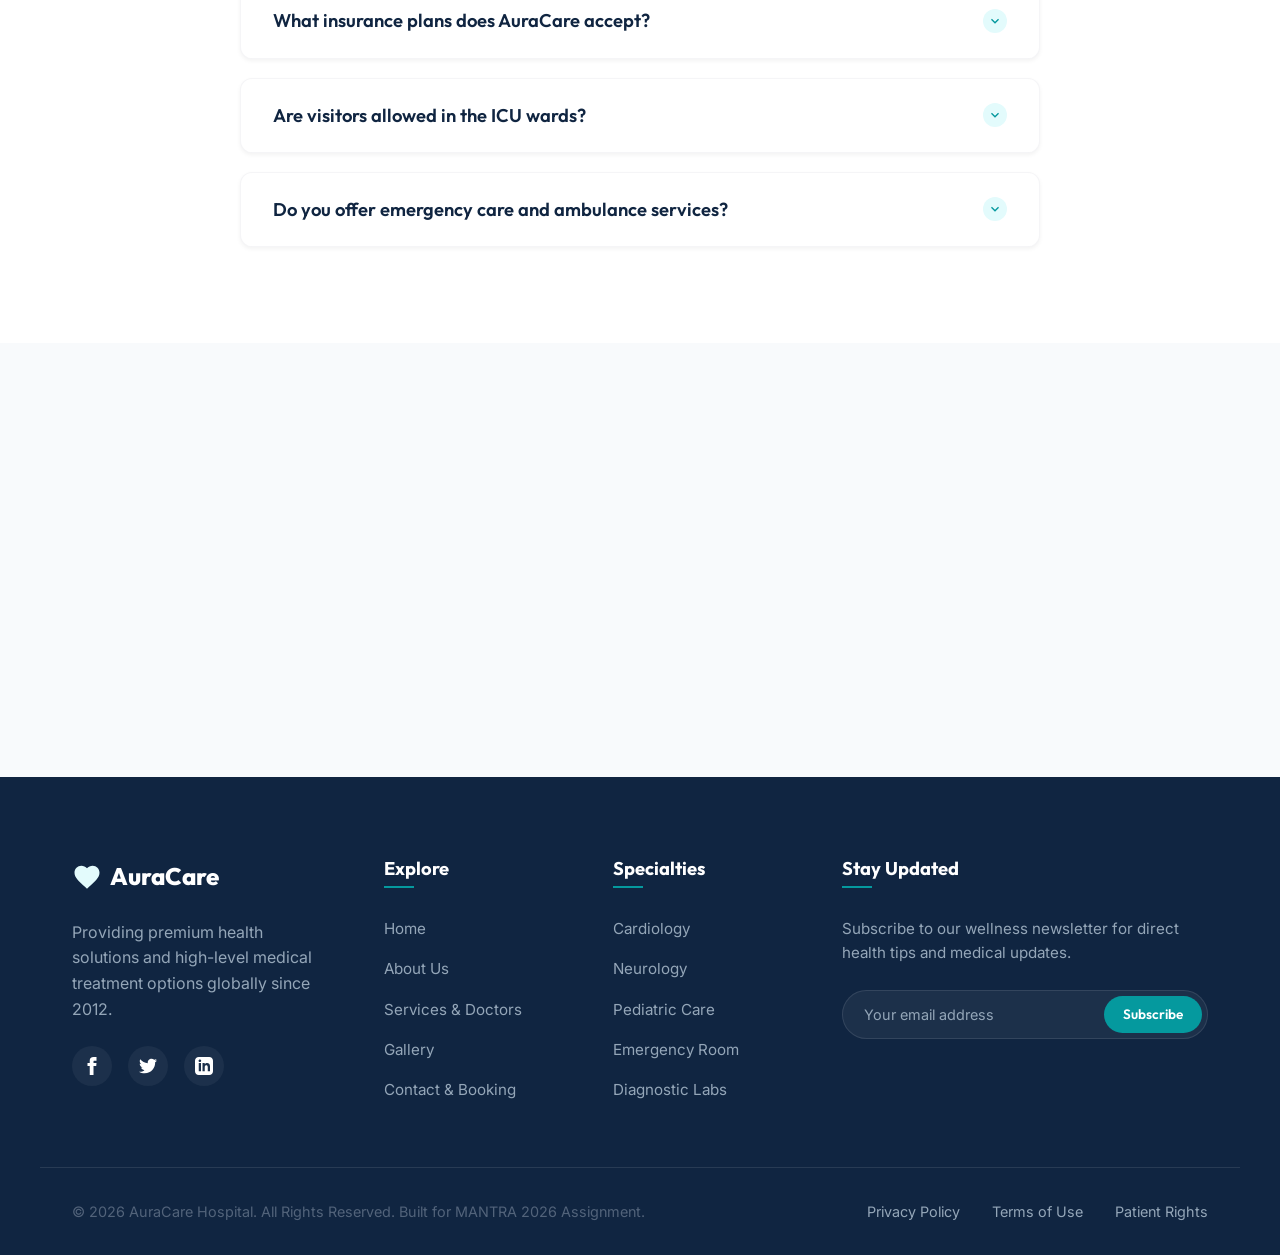
<file: contact.html>
<!DOCTYPE html>
<html lang="en">
<head>
  <meta charset="UTF-8">
  <meta name="viewport" content="width=device-width, initial-scale=1.0">
  <meta name="description" content="Contact AuraCare Hospital, view clinic hours, locate us on the map, read FAQs, and book a doctor consultation appointment online.">
  <meta name="keywords" content="book doctor appointment, contact hospital, clinic address, patient FAQ, emergency contact hospital">
  <meta name="author" content="AuraCare Hospital">
  <meta name="robots" content="index, follow">
  <meta name="theme-color" content="#0d9488">
  <link rel="canonical" href="https://auracarehospital.com/contact.html">
  <link rel="icon" href="data:image/svg+xml,<svg xmlns='http://www.w3.org/2000/svg' viewBox='0 0 24 24' fill='%230d9488'><path d='M12 21.35l-1.45-1.32C5.4 15.36 2 12.28 2 8.5 2 5.42 4.42 3 7.5 3c1.74 0 3.41.81 4.5 2.09C13.09 3.81 14.76 3 16.5 3 19.58 3 22 5.42 22 8.5c0 3.78-3.4 6.86-8.55 11.54L12 21.35z'/></svg>" type="image/svg+xml">

  <!-- Open Graph Meta Tags -->
  <meta property="og:title" content="Contact & Booking | AuraCare Hospital">
  <meta property="og:description" content="Schedule a doctor consultation, get location directions, or call emergency response 24/7.">
  <meta property="og:type" content="website">
  <meta property="og:url" content="https://auracarehospital.com/contact.html">
  <meta property="og:image" content="https://auracarehospital.com/images/hero_hospital.png">
  <meta property="og:site_name" content="AuraCare Hospital">

  <!-- Twitter Card Meta Tags -->
  <meta name="twitter:card" content="summary_large_image">
  <meta name="twitter:title" content="Contact & Booking | AuraCare Hospital">
  <meta name="twitter:description" content="Book appointments or reach AuraCare emergency services 24/7.">
  <meta name="twitter:image" content="https://auracarehospital.com/images/hero_hospital.png">

  <!-- Performance Optimization Preconnect -->
  <link rel="preconnect" href="https://fonts.googleapis.com">
  <link rel="preconnect" href="https://fonts.gstatic.com" crossorigin>

  <title>Contact & Booking | AuraCare Hospital</title>
  
  <!-- CSS Stylesheet -->
  <link rel="stylesheet" href="styles/main.css">

  <!-- Schema.org JSON-LD Structured Data (FAQPage) -->
  <script type="application/ld+json">
  {
    "@context": "https://schema.org",
    "@type": "FAQPage",
    "mainEntity": [
      {
        "@type": "Question",
        "name": "How can I reschedule or cancel my appointment?",
        "acceptedAnswer": {
          "@type": "Answer",
          "text": "You can easily reschedule or cancel an appointment by calling our booking helpline at +1 (800) 555-0199 or emailing us at appointments@auracarehospital.com at least 24 hours prior to your scheduled time."
        }
      },
      {
        "@type": "Question",
        "name": "What insurance plans does AuraCare accept?",
        "acceptedAnswer": {
          "@type": "Answer",
          "text": "AuraCare Hospital works with almost all major health insurance providers. For a complete detailed list of approved insurance networks, check our Billing desk or email us with your policy provider name."
        }
      },
      {
        "@type": "Question",
        "name": "Are visitors allowed in the ICU wards?",
        "acceptedAnswer": {
          "@type": "Answer",
          "text": "To protect critically ill patients, visiting hours in ICU wards are restricted. Only immediate family members (maximum 2 at a time) are allowed to visit during designated hours."
        }
      },
      {
        "@type": "Question",
        "name": "Do you offer emergency care and ambulance services?",
        "acceptedAnswer": {
          "@type": "Answer",
          "text": "Yes, our Emergency Department and Trauma Response Care are open 24 hours a day, 365 days a year. We operate our own fleet of advanced critical care ambulances reachable directly at +1 (800) 555-0198."
        }
      }
    ]
  }
  </script>
</head>
<body>

  <!-- HEADER & NAVIGATION -->
  <header>
    <div class="container nav-container">
      <a href="index.html" class="logo" id="headerLogo">
        <svg xmlns="http://www.w3.org/2000/svg" viewBox="0 0 24 24" width="30" height="30">
          <path d="M12 21.35l-1.45-1.32C5.4 15.36 2 12.28 2 8.5 2 5.42 4.42 3 7.5 3c1.74 0 3.41.81 4.5 2.09C13.09 3.81 14.76 3 16.5 3 19.58 3 22 5.42 22 8.5c0 3.78-3.4 6.86-8.55 11.54L12 21.35z"/>
        </svg>
        <span class="logo-text">Aura<span>Care</span></span>
      </a>
      
      <nav class="nav-links" id="mainNav">
        <a href="index.html">Home</a>
        <a href="about.html">About Us</a>
        <a href="services.html">Services & Doctors</a>
        <a href="gallery.html">Gallery</a>
        <a href="contact.html" class="active">Contact & Booking</a>
      </nav>
      
      <div class="hamburger" id="navHamburger" aria-label="Toggle Menu">
        <span></span>
        <span></span>
        <span></span>
      </div>
    </div>
  </header>

  <main style="padding-top: var(--header-height);">
    <!-- CONTACT SECTION -->
    <section class="section fade-up-element appear" id="contactSection">
      <div class="container">
        <div class="section-header text-center">
          <span class="badge badge-primary">Get In Touch</span>
          <h1>Contact Us & Book Appointment</h1>
          <p>Have questions or need to consult a physician? Reach out via our direct channels or secure your slot using our form below.</p>
        </div>

        <div class="contact-grid">
          <!-- Col 1: Details and Hours -->
          <div class="contact-info-panel">
            <h3>Contact Information</h3>
            
            <div class="contact-info-list">
              <!-- Item 1: Location -->
              <div class="contact-info-item">
                <div class="contact-info-icon">
                  <svg xmlns="http://www.w3.org/2000/svg" viewBox="0 0 24 24" width="20" height="20" fill="currentColor"><path d="M12 2C8.13 2 5 5.13 5 9c0 5.25 7 13 7 13s7-7.75 7-13c0-3.87-3.13-7-7-7zm0 9.5c-1.38 0-2.5-1.12-2.5-2.5s1.12-2.5 2.5-2.5 2.5 1.12 2.5 2.5-1.12 2.5-2.5 2.5z"/></svg>
                </div>
                <div class="contact-info-text">
                  <h4>Our Location</h4>
                  <p>742 Medical Center Parkway, Suite 100, Healthcare City, HC 50921</p>
                </div>
              </div>

              <!-- Item 2: Phone -->
              <div class="contact-info-item">
                <div class="contact-info-icon">
                  <svg xmlns="http://www.w3.org/2000/svg" viewBox="0 0 24 24" width="20" height="20" fill="currentColor"><path d="M6.62 10.79a15.05 15.05 0 006.59 6.59l2.2-2.2c.27-.27.67-.36 1.02-.24 1.12.37 2.33.57 3.57.57.55 0 1 .45 1 1V20c0 .55-.45 1-1 1-9.39 0-17-7.61-17-17 0-.55.45-1 1-1h3.5c.55 0 1 .45 1 1 0 1.25.2 2.45.57 3.57.11.35.03.74-.25 1.02l-2.2 2.2z"/></svg>
                </div>
                <div class="contact-info-text">
                  <h4>Emergency / Booking Call</h4>
                  <p><a href="tel:+18005550199">+1 (800) 555-0199</a></p>
                  <p><a href="tel:+18005550198">+1 (800) 555-0198</a> (Emergency 24/7)</p>
                </div>
              </div>

              <!-- Item 3: Email -->
              <div class="contact-info-item">
                <div class="contact-info-icon">
                  <svg xmlns="http://www.w3.org/2000/svg" viewBox="0 0 24 24" width="20" height="20" fill="currentColor"><path d="M20 4H4c-1.1 0-1.99.9-1.99 2L2 18c0 1.1.9 2 2 2h16c1.1 0 2-.9 2-2V6c0-1.1-.9-2-2-2zm0 4l-8 5-8-5V6l8 5 8-5v2z"/></svg>
                </div>
                <div class="contact-info-text">
                  <h4>General Inquiries</h4>
                  <p><a href="mailto:info@auracarehospital.com">info@auracarehospital.com</a></p>
                  <p><a href="mailto:appointments@auracarehospital.com">appointments@auracarehospital.com</a></p>
                </div>
              </div>
            </div>

            <!-- Visiting Hours -->
            <div class="office-hours">
              <h4>Outpatient Visiting Hours</h4>
              <div class="hours-row">
                <span>Monday - Friday</span>
                <span>8:00 AM - 8:00 PM</span>
              </div>
              <div class="hours-row">
                <span>Saturday</span>
                <span>9:00 AM - 5:00 PM</span>
              </div>
              <div class="hours-row">
                <span>Sunday</span>
                <span>10:00 AM - 2:00 PM</span>
              </div>
              <div class="hours-row active">
                <span>Emergency Room (ER)</span>
                <span>24 Hours / 7 Days</span>
              </div>
            </div>
          </div>

          <!-- Col 2: Appointment Form -->
          <div class="appointment-card">
            <h3>Schedule Appointment</h3>
            <form class="appointment-form" id="appointmentForm" novalidate>
              <!-- Name -->
              <div class="form-group">
                <label for="fullName">Full Name</label>
                <input type="text" id="fullName" placeholder="John Doe" class="form-input" required>
              </div>

              <!-- Email -->
              <div class="form-group">
                <label for="email">Email Address</label>
                <input type="email" id="email" placeholder="johndoe@example.com" class="form-input" required>
              </div>

              <!-- Phone -->
              <div class="form-group">
                <label for="phone">Phone Number</label>
                <input type="tel" id="phone" placeholder="1234567890" class="form-input" required>
              </div>

              <!-- Department -->
              <div class="form-group">
                <label for="department">Medical Department</label>
                <select id="department" class="form-input" required>
                  <option value="" disabled selected>Select specialty...</option>
                  <option value="cardiology">Cardiology</option>
                  <option value="neurology">Neurology</option>
                  <option value="pediatrics">Pediatrics</option>
                  <option value="orthopedics">Orthopedics</option>
                </select>
              </div>

              <!-- Date -->
              <div class="form-group">
                <label for="appointmentDate">Appointment Date</label>
                <input type="date" id="appointmentDate" class="form-input" required>
              </div>

              <!-- Time Placeholder / Extra -->
              <div class="form-group">
                <label for="appointmentTime">Preferred Time</label>
                <select id="appointmentTime" class="form-input">
                  <option value="morning">Morning (9 AM - 12 PM)</option>
                  <option value="afternoon">Afternoon (1 PM - 4 PM)</option>
                  <option value="evening">Evening (5 PM - 8 PM)</option>
                </select>
              </div>

              <!-- Message -->
              <div class="form-group form-group-full">
                <label for="message">Medical Notes or Symptoms (Optional)</label>
                <textarea id="message" placeholder="Describe symptoms or reasons for appointment..." class="form-input"></textarea>
              </div>

              <!-- Submit Button -->
              <div class="form-group form-group-full" style="margin-top: 1rem;">
                <button type="submit" class="btn btn-primary" id="btnSubmitAppointment" style="width: 100%;">Book Doctor Appointment</button>
              </div>
            </form>
          </div>
        </div>
      </div>
    </section>

    <!-- FAQ SECTION -->
    <section class="section section-bg fade-up-element" id="faqSection">
      <div class="container">
        <div class="section-header text-center">
          <span class="badge badge-primary">FAQs</span>
          <h2>Frequently Asked Questions</h2>
          <p>Common questions regarding clinical appointments, medical insurance coverage, and inpatient visitor rules.</p>
        </div>

        <div class="faq-accordion">
          <!-- FAQ 1 -->
          <div class="faq-item">
            <div class="faq-header">
              <h3>How can I reschedule or cancel my appointment?</h3>
              <div class="faq-icon-wrapper">
                <svg xmlns="http://www.w3.org/2000/svg" viewBox="0 0 24 24" width="16" height="16" fill="currentColor"><path d="M7.41 8.59L12 13.17l4.59-4.58L18 10l-6 6-6-6 1.41-1.41z"/></svg>
              </div>
            </div>
            <div class="faq-body">
              <div class="faq-body-content">
                You can easily reschedule or cancel an appointment by calling our booking helpline at <a href="tel:+18005550199">+1 (800) 555-0199</a> or emailing us at <a href="mailto:appointments@auracarehospital.com">appointments@auracarehospital.com</a> at least 24 hours prior to your scheduled time.
              </div>
            </div>
          </div>

          <!-- FAQ 2 -->
          <div class="faq-item">
            <div class="faq-header">
              <h3>What insurance plans does AuraCare accept?</h3>
              <div class="faq-icon-wrapper">
                <svg xmlns="http://www.w3.org/2000/svg" viewBox="0 0 24 24" width="16" height="16" fill="currentColor"><path d="M7.41 8.59L12 13.17l4.59-4.58L18 10l-6 6-6-6 1.41-1.41z"/></svg>
              </div>
            </div>
            <div class="faq-body">
              <div class="faq-body-content">
                AuraCare Hospital works with almost all major health insurance providers. For a complete detailed list of approved insurance networks, check our Billing desk or email us with your policy provider name.
              </div>
            </div>
          </div>

          <!-- FAQ 3 -->
          <div class="faq-item">
            <div class="faq-header">
              <h3>Are visitors allowed in the ICU wards?</h3>
              <div class="faq-icon-wrapper">
                <svg xmlns="http://www.w3.org/2000/svg" viewBox="0 0 24 24" width="16" height="16" fill="currentColor"><path d="M7.41 8.59L12 13.17l4.59-4.58L18 10l-6 6-6-6 1.41-1.41z"/></svg>
              </div>
            </div>
            <div class="faq-body">
              <div class="faq-body-content">
                To protect critically ill patients, visiting hours in ICU wards are restricted. Only immediate family members (maximum 2 at a time) are allowed to visit during designated hours (11:00 AM - 1:00 PM and 5:00 PM - 7:00 PM) after receiving sterilization clearance.
              </div>
            </div>
          </div>

          <!-- FAQ 4 -->
          <div class="faq-item">
            <div class="faq-header">
              <h3>Do you offer emergency care and ambulance services?</h3>
              <div class="faq-icon-wrapper">
                <svg xmlns="http://www.w3.org/2000/svg" viewBox="0 0 24 24" width="16" height="16" fill="currentColor"><path d="M7.41 8.59L12 13.17l4.59-4.58L18 10l-6 6-6-6 1.41-1.41z"/></svg>
              </div>
            </div>
            <div class="faq-body">
              <div class="faq-body-content">
                Yes, our Emergency Department and Trauma Response Care are open 24 hours a day, 365 days a year. We operate our own fleet of advanced critical care ambulances reachable directly at <a href="tel:+18005550198">+1 (800) 555-0198</a>.
              </div>
            </div>
          </div>
        </div>
      </div>
    </section>

    <!-- MAP SECTION -->
    <section class="fade-up-element" id="locationMap" style="margin-bottom: -1rem;">
      <iframe src="https://www.google.com/maps/embed?pb=!1m18!1m12!1m3!1d193595.15830913506!2d-74.1197630739955!3d40.69766374859068!2m3!1f0!2f0!3f0!3m2!1i1024!2i768!4f13.1!3m3!1m2!1s0x89c24fa5d33f083b%3A0xc80b8f06e177fe62!2sNew%20York%2C%20NY%2C%20USA!5e0!3m2!1sen!2sin!4v1700000000000!5m2!1sen!2sin" width="100%" height="450" style="border:0; display:block;" allowfullscreen="" loading="lazy" referrerpolicy="no-referrer-when-downgrade" title="AuraCare Hospital location on Google Maps"></iframe>
    </section>
  </main>

  <!-- SUCCESS MODAL (CONFIRMATION) -->
  <div class="modal-overlay" id="successModal">
    <div class="modal-card">
      <div class="modal-success-icon">
        <svg xmlns="http://www.w3.org/2000/svg" viewBox="0 0 24 24" width="48" height="48" fill="currentColor">
          <path d="M9 16.17L4.83 12l-1.42 1.41L9 19 21 7l-1.41-1.41z"/>
        </svg>
      </div>
      <h3>Booking Submitted!</h3>
      <p>Your details were verified. Our clinic coordinator will contact you at your phone number or email within 2 hours to confirm your scheduled consultation slot.</p>
      <button class="btn btn-primary" id="closeModal" style="width: 100%;">Understood, Thanks!</button>
    </div>
  </div>

  <!-- FOOTER -->
  <footer>
    <div class="container footer-grid">
      <div class="footer-brand">
        <a href="index.html" class="logo">
          <svg xmlns="http://www.w3.org/2000/svg" viewBox="0 0 24 24" width="30" height="30">
            <path d="M12 21.35l-1.45-1.32C5.4 15.36 2 12.28 2 8.5 2 5.42 4.42 3 7.5 3c1.74 0 3.41.81 4.5 2.09C13.09 3.81 14.76 3 16.5 3 19.58 3 22 5.42 22 8.5c0 3.78-3.4 6.86-8.55 11.54L12 21.35z"/>
          </svg>
          <span class="logo-text">Aura<span>Care</span></span>
        </a>
        <p>Providing premium health solutions and high-level medical treatment options globally since 2012.</p>
        <div class="social-links">
          <a href="#" class="social-link" aria-label="Facebook">
            <svg xmlns="http://www.w3.org/2000/svg" width="18" height="18" fill="currentColor" viewBox="0 0 24 24"><path d="M9 8h-3v4h3v12h5v-12h3.642l.358-4h-4v-1.667c0-.955.192-1.333 1.115-1.333h2.885v-5h-3.808c-3.596 0-5.192 1.583-5.192 4.615v3.385z"/></svg>
          </a>
          <a href="#" class="social-link" aria-label="Twitter">
            <svg xmlns="http://www.w3.org/2000/svg" width="18" height="18" fill="currentColor" viewBox="0 0 24 24"><path d="M24 4.557c-.883.392-1.832.656-2.828.775 1.017-.609 1.798-1.574 2.165-2.724-.951.564-2.005.974-3.127 1.195-.897-.957-2.178-1.555-3.594-1.555-3.179 0-5.515 2.966-4.797 6.045-4.091-.205-7.719-2.165-10.148-5.144-1.29 2.213-.669 5.108 1.523 6.574-.806-.026-1.566-.247-2.229-.616-.054 2.281 1.581 4.415 3.949 4.89-.693.188-1.452.232-2.224.084.626 1.956 2.444 3.379 4.6 3.419-2.07 1.623-4.678 2.348-7.29 2.04 2.179 1.397 4.768 2.212 7.548 2.212 9.142 0 14.307-7.721 13.995-14.646.962-.695 1.797-1.562 2.457-2.549z"/></svg>
          </a>
          <a href="#" class="social-link" aria-label="LinkedIn">
            <svg xmlns="http://www.w3.org/2000/svg" width="18" height="18" fill="currentColor" viewBox="0 0 24 24"><path d="M19 0h-14c-2.761 0-5 2.239-5 5v14c0 2.761 2.239 5 5 5h14c2.762 0 5-2.239 5-5v-14c0-2.761-2.238-5-5-5zm-11 19h-3v-11h3v11zm-1.5-12.268c-.966 0-1.75-.779-1.75-1.75s.784-1.75 1.75-1.75 1.75.779 1.75 1.75-.784 1.75-1.75 1.75zm13.5 12.268h-3v-5.604c0-3.368-4-3.113-4 0v5.604h-3v-11h3v1.765c1.396-2.586 7-2.777 7 2.476v6.759z"/></svg>
          </a>
        </div>
      </div>

      <div class="footer-column">
        <h4>Explore</h4>
        <div class="footer-links">
          <a href="index.html">Home</a>
          <a href="about.html">About Us</a>
          <a href="services.html">Services & Doctors</a>
          <a href="gallery.html">Gallery</a>
          <a href="contact.html">Contact & Booking</a>
        </div>
      </div>

      <div class="footer-column">
        <h4>Specialties</h4>
        <div class="footer-links">
          <a href="services.html">Cardiology</a>
          <a href="services.html">Neurology</a>
          <a href="services.html">Pediatric Care</a>
          <a href="services.html">Emergency Room</a>
          <a href="services.html">Diagnostic Labs</a>
        </div>
      </div>

      <div class="footer-column">
        <h4>Stay Updated</h4>
        <div class="footer-newsletter">
          <p>Subscribe to our wellness newsletter for direct health tips and medical updates.</p>
          <form class="newsletter-form" onsubmit="event.preventDefault(); alert('Thank you for subscribing!'); this.reset();">
            <input type="email" placeholder="Your email address" required aria-label="Email Address">
            <button type="submit">Subscribe</button>
          </form>
        </div>
      </div>
    </div>

    <div class="container footer-bottom">
      <p>&copy; 2026 AuraCare Hospital. All Rights Reserved. Built for MANTRA 2026 Assignment.</p>
      <div class="footer-bottom-links">
        <a href="#">Privacy Policy</a>
        <a href="#">Terms of Use</a>
        <a href="#">Patient Rights</a>
      </div>
    </div>
  </footer>

  <!-- Scripts -->
  <script src="js/main.js" defer></script>
  <script src="js/appointment.js" defer></script>

  <!--Start of Tawk.to Script-->
  <script type="text/javascript">
  var Tawk_API=Tawk_API||{}, Tawk_LoadStart=new Date();
  (function(){
  var s1=document.createElement("script"),s0=document.getElementsByTagName("script")[0];
  s1.async=true;
  s1.src='https://embed.tawk.to/6a466ce84b956a1d4cbbbfac/1jshhirvv';
  s1.charset='UTF-8';
  s1.setAttribute('crossorigin','*');
  s0.parentNode.insertBefore(s1,s0);
  })();
  </script>
  <!--End of Tawk.to Script-->
</body>
</html>
</file>
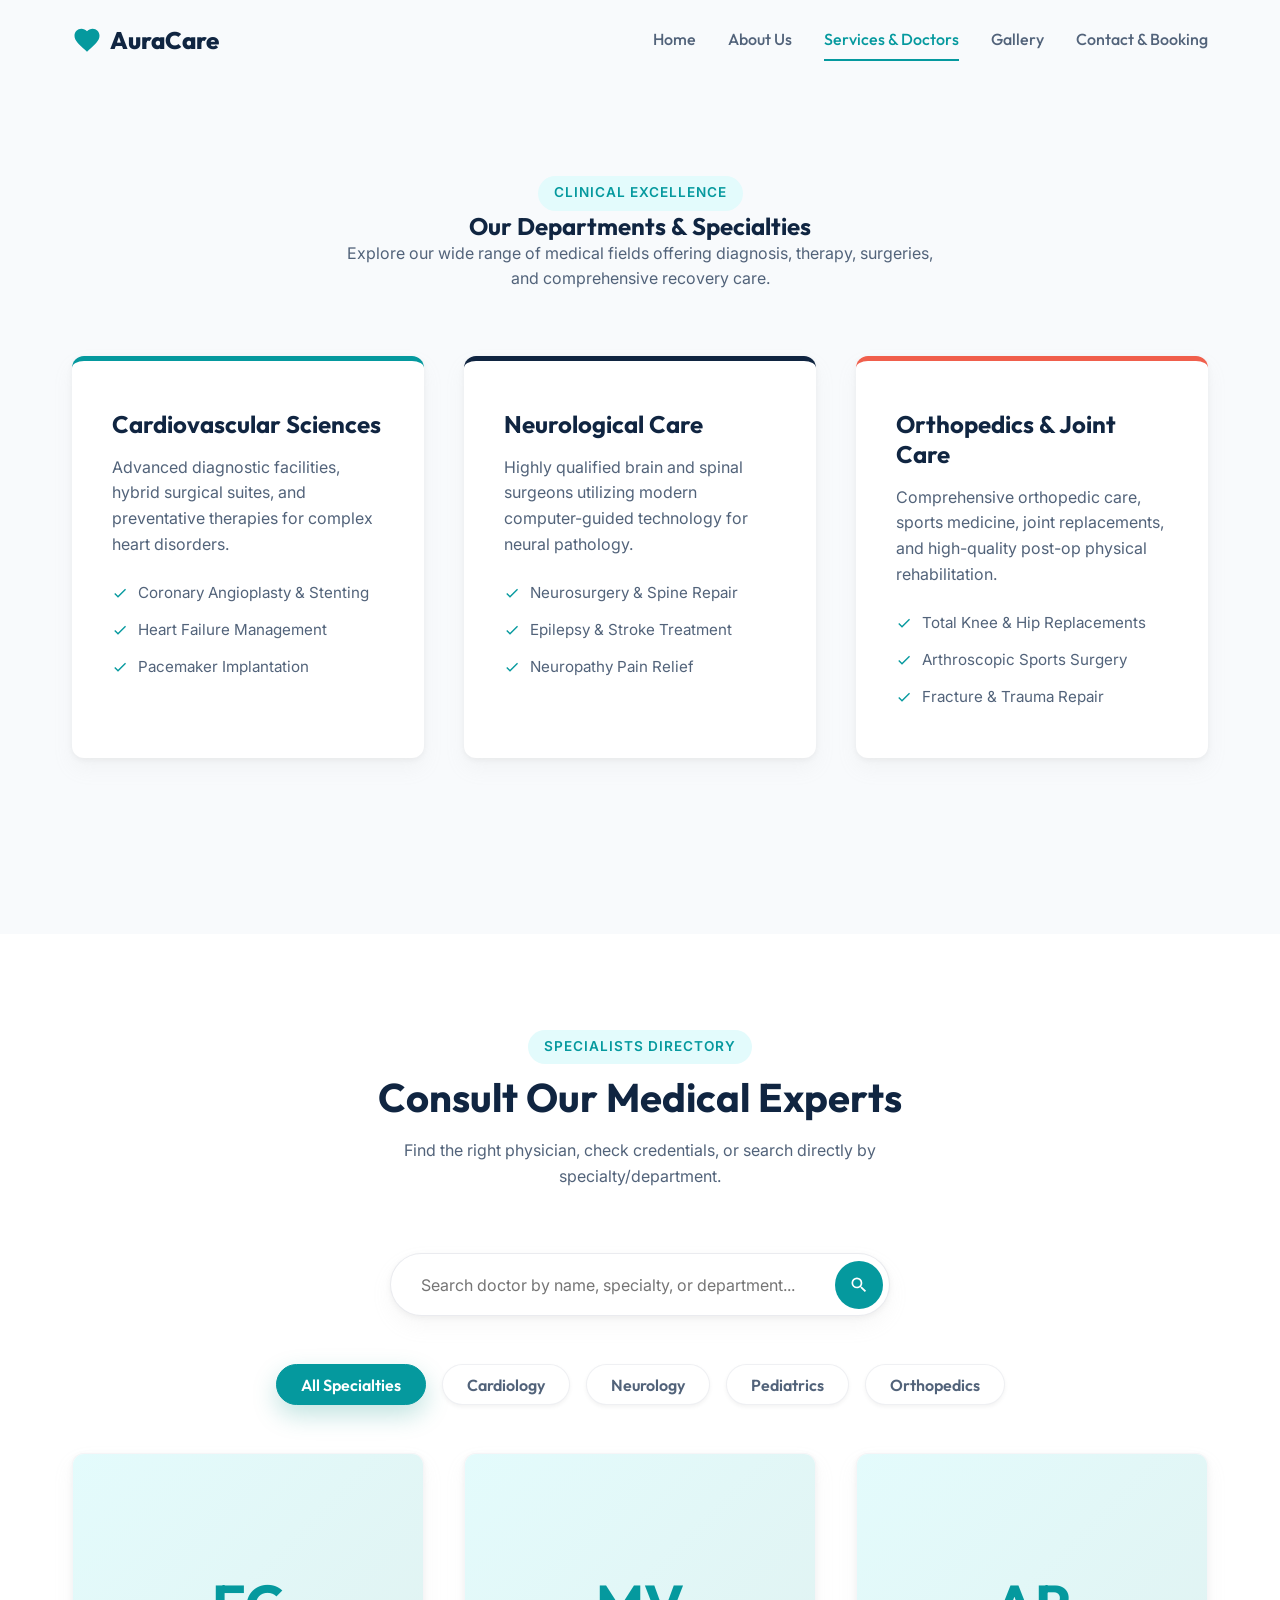
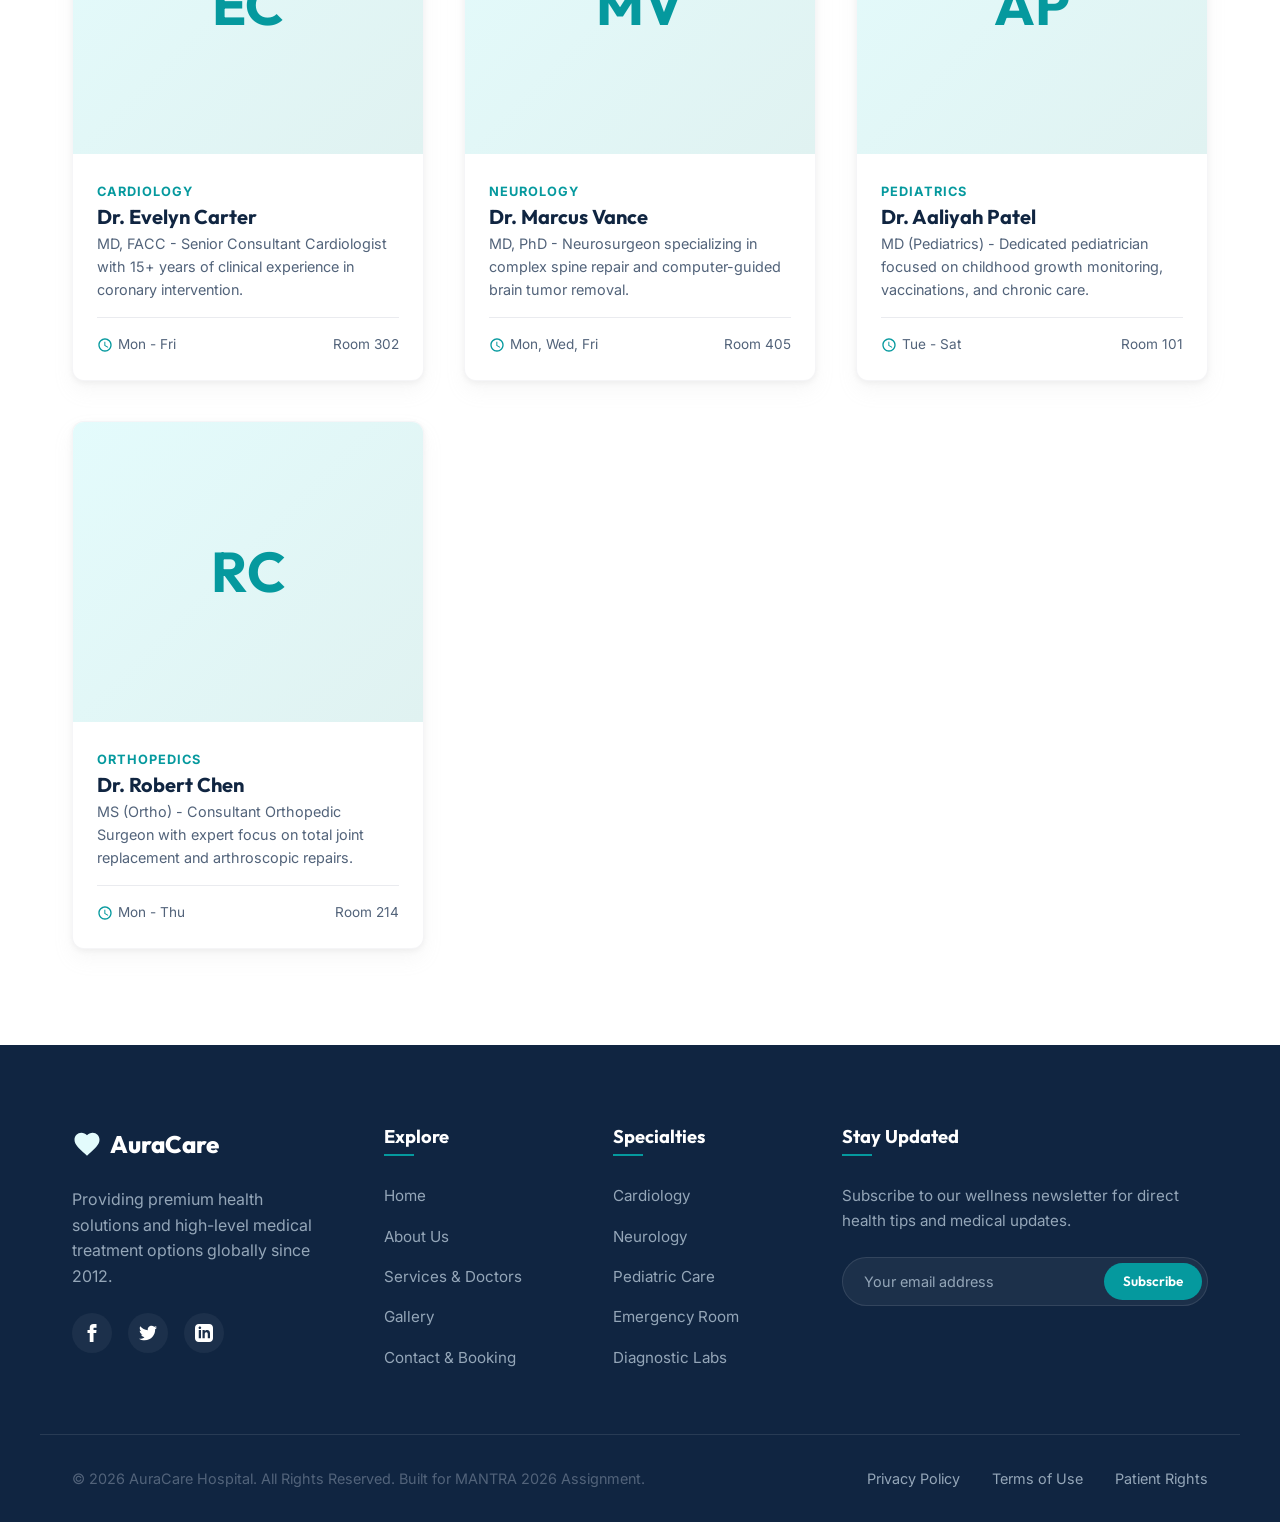
<file: services.html>
<!DOCTYPE html>
<html lang="en">
<head>
  <meta charset="UTF-8">
  <meta name="viewport" content="width=device-width, initial-scale=1.0">
  <meta name="description" content="Meet AuraCare Hospital's world-class medical specialists, search for doctors, and discover our specialized medical departments.">
  <meta name="keywords" content="medical services, AuraCare doctors, cardiology specialists, neurology experts, pediatric clinic, orthopedics">
  <meta name="author" content="AuraCare Hospital">
  <meta name="robots" content="index, follow">
  <meta name="theme-color" content="#0d9488">
  <link rel="canonical" href="https://auracarehospital.com/services.html">
  <link rel="icon" href="data:image/svg+xml,<svg xmlns='http://www.w3.org/2000/svg' viewBox='0 0 24 24' fill='%230d9488'><path d='M12 21.35l-1.45-1.32C5.4 15.36 2 12.28 2 8.5 2 5.42 4.42 3 7.5 3c1.74 0 3.41.81 4.5 2.09C13.09 3.81 14.76 3 16.5 3 19.58 3 22 5.42 22 8.5c0 3.78-3.4 6.86-8.55 11.54L12 21.35z'/></svg>" type="image/svg+xml">

  <!-- Open Graph Meta Tags -->
  <meta property="og:title" content="Services & Doctors | AuraCare Hospital">
  <meta property="og:description" content="Explore clinical specialties and consult expert doctors in Cardiology, Neurology, Pediatrics, and Orthopedics.">
  <meta property="og:type" content="website">
  <meta property="og:url" content="https://auracarehospital.com/services.html">
  <meta property="og:image" content="https://auracarehospital.com/images/hero_hospital.png">
  <meta property="og:site_name" content="AuraCare Hospital">

  <!-- Twitter Card Meta Tags -->
  <meta name="twitter:card" content="summary_large_image">
  <meta name="twitter:title" content="Services & Doctors | AuraCare Hospital">
  <meta name="twitter:description" content="Consult top medical specialists at AuraCare Hospital.">
  <meta name="twitter:image" content="https://auracarehospital.com/images/hero_hospital.png">

  <!-- Performance Optimization Preconnect -->
  <link rel="preconnect" href="https://fonts.googleapis.com">
  <link rel="preconnect" href="https://fonts.gstatic.com" crossorigin>

  <title>Services & Doctors | AuraCare Hospital</title>
  
  <!-- CSS Stylesheet -->
  <link rel="stylesheet" href="styles/main.css">

  <!-- Schema.org JSON-LD Structured Data -->
  <script type="application/ld+json">
  {
    "@context": "https://schema.org",
    "@type": "MedicalBusiness",
    "name": "AuraCare Hospital Medical Services",
    "url": "https://auracarehospital.com/services.html",
    "description": "Comprehensive clinical diagnosis, surgery, and doctor consultations across Cardiology, Neurology, Pediatrics, and Orthopedics.",
    "medicalSpecialty": [
      "Cardiovascular",
      "Neurology",
      "Pediatric",
      "Orthopedic"
    ]
  }
  </script>
  
  <style>
    /* Service Card Specific Styles */
    .services-grid {
      display: grid;
      grid-template-columns: repeat(auto-fit, minmax(320px, 1fr));
      gap: 2.5rem;
      margin-bottom: 5rem;
    }
    
    .service-detail-card {
      background-color: var(--neutral-white);
      border-radius: var(--radius-md);
      padding: 3rem 2.5rem;
      box-shadow: var(--shadow-md);
      border-top: 5px solid var(--primary);
      transition: var(--transition);
    }
    
    .service-detail-card:hover {
      transform: translateY(-5px);
      box-shadow: var(--shadow-lg);
    }
    
    .service-detail-card h3 {
      font-size: 1.5rem;
      margin-bottom: 1rem;
    }
    
    .service-list {
      margin-top: 1.5rem;
      display: flex;
      flex-direction: column;
      gap: 0.8rem;
    }
    
    .service-list li {
      display: flex;
      align-items: center;
      gap: 0.6rem;
      font-size: 0.95rem;
      color: var(--secondary-light);
    }
    
    .service-list li svg {
      color: var(--primary);
      flex-shrink: 0;
    }
    
    /* Doctor Card Avatar Graphics */
    .doc-avatar-placeholder {
      width: 100%;
      height: 100%;
      background: linear-gradient(135deg, var(--primary-light) 0%, #e0f2f1 100%);
      display: flex;
      align-items: center;
      justify-content: center;
      color: var(--primary);
      font-size: 3.5rem;
      font-family: var(--font-headings);
      font-weight: 700;
    }
  </style>
</head>
<body>

  <!-- HEADER & NAVIGATION -->
  <header>
    <div class="container nav-container">
      <a href="index.html" class="logo" id="headerLogo">
        <svg xmlns="http://www.w3.org/2000/svg" viewBox="0 0 24 24" width="30" height="30">
          <path d="M12 21.35l-1.45-1.32C5.4 15.36 2 12.28 2 8.5 2 5.42 4.42 3 7.5 3c1.74 0 3.41.81 4.5 2.09C13.09 3.81 14.76 3 16.5 3 19.58 3 22 5.42 22 8.5c0 3.78-3.4 6.86-8.55 11.54L12 21.35z"/>
        </svg>
        <span class="logo-text">Aura<span>Care</span></span>
      </a>
      
      <nav class="nav-links" id="mainNav">
        <a href="index.html">Home</a>
        <a href="about.html">About Us</a>
        <a href="services.html" class="active">Services & Doctors</a>
        <a href="gallery.html">Gallery</a>
        <a href="contact.html">Contact & Booking</a>
      </nav>
      
      <div class="hamburger" id="navHamburger" aria-label="Toggle Menu">
        <span></span>
        <span></span>
        <span></span>
      </div>
    </div>
  </header>

  <main style="padding-top: var(--header-height);">
    <!-- SERVICES OVERVIEW -->
    <section class="section fade-up-element appear" id="servicesSection">
      <div class="container">
        <div class="section-header text-center">
          <span class="badge badge-primary">Clinical Excellence</span>
          <h1>Our Departments & Specialties</h1>
          <p>Explore our wide range of medical fields offering diagnosis, therapy, surgeries, and comprehensive recovery care.</p>
        </div>

        <div class="services-grid">
          <!-- Department 1 -->
          <div class="service-detail-card">
            <h3>Cardiovascular Sciences</h3>
            <p>Advanced diagnostic facilities, hybrid surgical suites, and preventative therapies for complex heart disorders.</p>
            <ul class="service-list">
              <li>
                <svg xmlns="http://www.w3.org/2000/svg" viewBox="0 0 24 24" width="16" height="16" fill="currentColor"><path d="M9 16.17L4.83 12l-1.42 1.41L9 19 21 7l-1.41-1.41z"/></svg>
                Coronary Angioplasty & Stenting
              </li>
              <li>
                <svg xmlns="http://www.w3.org/2000/svg" viewBox="0 0 24 24" width="16" height="16" fill="currentColor"><path d="M9 16.17L4.83 12l-1.42 1.41L9 19 21 7l-1.41-1.41z"/></svg>
                Heart Failure Management
              </li>
              <li>
                <svg xmlns="http://www.w3.org/2000/svg" viewBox="0 0 24 24" width="16" height="16" fill="currentColor"><path d="M9 16.17L4.83 12l-1.42 1.41L9 19 21 7l-1.41-1.41z"/></svg>
                Pacemaker Implantation
              </li>
            </ul>
          </div>

          <!-- Department 2 -->
          <div class="service-detail-card" style="border-top-color: var(--secondary);">
            <h3>Neurological Care</h3>
            <p>Highly qualified brain and spinal surgeons utilizing modern computer-guided technology for neural pathology.</p>
            <ul class="service-list">
              <li>
                <svg xmlns="http://www.w3.org/2000/svg" viewBox="0 0 24 24" width="16" height="16" fill="currentColor"><path d="M9 16.17L4.83 12l-1.42 1.41L9 19 21 7l-1.41-1.41z"/></svg>
                Neurosurgery & Spine Repair
              </li>
              <li>
                <svg xmlns="http://www.w3.org/2000/svg" viewBox="0 0 24 24" width="16" height="16" fill="currentColor"><path d="M9 16.17L4.83 12l-1.42 1.41L9 19 21 7l-1.41-1.41z"/></svg>
                Epilepsy & Stroke Treatment
              </li>
              <li>
                <svg xmlns="http://www.w3.org/2000/svg" viewBox="0 0 24 24" width="16" height="16" fill="currentColor"><path d="M9 16.17L4.83 12l-1.42 1.41L9 19 21 7l-1.41-1.41z"/></svg>
                Neuropathy Pain Relief
              </li>
            </ul>
          </div>

          <!-- Department 3 -->
          <div class="service-detail-card" style="border-top-color: var(--accent);">
            <h3>Orthopedics & Joint Care</h3>
            <p>Comprehensive orthopedic care, sports medicine, joint replacements, and high-quality post-op physical rehabilitation.</p>
            <ul class="service-list">
              <li>
                <svg xmlns="http://www.w3.org/2000/svg" viewBox="0 0 24 24" width="16" height="16" fill="currentColor"><path d="M9 16.17L4.83 12l-1.42 1.41L9 19 21 7l-1.41-1.41z"/></svg>
                Total Knee & Hip Replacements
              </li>
              <li>
                <svg xmlns="http://www.w3.org/2000/svg" viewBox="0 0 24 24" width="16" height="16" fill="currentColor"><path d="M9 16.17L4.83 12l-1.42 1.41L9 19 21 7l-1.41-1.41z"/></svg>
                Arthroscopic Sports Surgery
              </li>
              <li>
                <svg xmlns="http://www.w3.org/2000/svg" viewBox="0 0 24 24" width="16" height="16" fill="currentColor"><path d="M9 16.17L4.83 12l-1.42 1.41L9 19 21 7l-1.41-1.41z"/></svg>
                Fracture & Trauma Repair
              </li>
            </ul>
          </div>
        </div>
      </div>
    </section>

    <!-- DOCTOR DIRECTORY SECTION -->
    <section class="section section-bg fade-up-element" id="doctorsSection">
      <div class="container">
        <div class="section-header text-center">
          <span class="badge badge-primary">Specialists Directory</span>
          <h2>Consult Our Medical Experts</h2>
          <p>Find the right physician, check credentials, or search directly by specialty/department.</p>
        </div>

        <!-- Dynamic Search and Filters -->
        <div class="search-wrapper">
          <div class="search-input-container">
            <input type="text" id="doctorSearch" placeholder="Search doctor by name, specialty, or department..." aria-label="Search Doctor">
            <button type="button" aria-label="Search Submit">
              <svg xmlns="http://www.w3.org/2000/svg" viewBox="0 0 24 24" width="20" height="20" fill="currentColor">
                <path d="M15.5 14h-.79l-.28-.27A6.471 6.471 0 0016 9.5 6.5 6.5 0 109.5 16c1.61 0 3.09-.59 4.23-1.57l.27.28v.79l5 4.99L20.49 19l-4.99-5zm-6 0C7.01 14 5 11.99 5 9.5S7.01 5 9.5 5 14 7.01 14 9.5 11.99 14 9.5 14z"/>
              </svg>
            </button>
          </div>
        </div>

        <div class="filter-bar">
          <button class="filter-btn active" data-dept="all">All Specialties</button>
          <button class="filter-btn" data-dept="cardiology">Cardiology</button>
          <button class="filter-btn" data-dept="neurology">Neurology</button>
          <button class="filter-btn" data-dept="pediatrics">Pediatrics</button>
          <button class="filter-btn" data-dept="orthopedics">Orthopedics</button>
        </div>

        <!-- Doctor Cards Grid -->
        <div class="grid doctors-grid" id="doctorsGrid">
          <!-- Doctor 1: Cardiology -->
          <div class="doctor-card" data-category="cardiology">
            <div class="doctor-image">
              <div class="doc-avatar-placeholder">EC</div>
              <div class="doctor-overlay">
                <a href="#" class="doctor-social" aria-label="Profile Link">
                  <svg xmlns="http://www.w3.org/2000/svg" viewBox="0 0 24 24" width="16" height="16" fill="currentColor"><path d="M12 2C6.48 2 2 6.48 2 12s4.48 10 10 10 10-4.48 10-10S17.52 2 12 2zm1 15h-2v-6h2v6zm0-8h-2V7h2v2z"/></svg>
                </a>
              </div>
            </div>
            <div class="doctor-info">
              <span class="doc-dept">Cardiology</span>
              <h3>Dr. Evelyn Carter</h3>
              <p>MD, FACC - Senior Consultant Cardiologist with 15+ years of clinical experience in coronary intervention.</p>
              <div class="doctor-meta">
                <span>
                  <svg xmlns="http://www.w3.org/2000/svg" viewBox="0 0 24 24" width="16" height="16" fill="currentColor" style="color: var(--primary);"><path d="M11.99 2C6.47 2 2 6.48 2 12s4.47 10 9.99 10C17.52 22 22 17.52 22 12S17.52 2 11.99 2zM12 20c-4.42 0-8-3.58-8-8s3.58-8 8-8 8 3.58 8 8-3.58 8-8 8zM12.5 7H11v6l5.25 3.15.75-1.23-4.5-2.67z"/></svg>
                  Mon - Fri
                </span>
                <span>Room 302</span>
              </div>
            </div>
          </div>

          <!-- Doctor 2: Neurology -->
          <div class="doctor-card" data-category="neurology">
            <div class="doctor-image">
              <div class="doc-avatar-placeholder">MV</div>
              <div class="doctor-overlay">
                <a href="#" class="doctor-social" aria-label="Profile Link">
                  <svg xmlns="http://www.w3.org/2000/svg" viewBox="0 0 24 24" width="16" height="16" fill="currentColor"><path d="M12 2C6.48 2 2 6.48 2 12s4.48 10 10 10 10-4.48 10-10S17.52 2 12 2zm1 15h-2v-6h2v6zm0-8h-2V7h2v2z"/></svg>
                </a>
              </div>
            </div>
            <div class="doctor-info">
              <span class="doc-dept">Neurology</span>
              <h3>Dr. Marcus Vance</h3>
              <p>MD, PhD - Neurosurgeon specializing in complex spine repair and computer-guided brain tumor removal.</p>
              <div class="doctor-meta">
                <span>
                  <svg xmlns="http://www.w3.org/2000/svg" viewBox="0 0 24 24" width="16" height="16" fill="currentColor" style="color: var(--primary);"><path d="M11.99 2C6.47 2 2 6.48 2 12s4.47 10 9.99 10C17.52 22 22 17.52 22 12S17.52 2 11.99 2zM12 20c-4.42 0-8-3.58-8-8s3.58-8 8-8 8 3.58 8 8-3.58 8-8 8zM12.5 7H11v6l5.25 3.15.75-1.23-4.5-2.67z"/></svg>
                  Mon, Wed, Fri
                </span>
                <span>Room 405</span>
              </div>
            </div>
          </div>

          <!-- Doctor 3: Pediatrics -->
          <div class="doctor-card" data-category="pediatrics">
            <div class="doctor-image">
              <div class="doc-avatar-placeholder">AP</div>
              <div class="doctor-overlay">
                <a href="#" class="doctor-social" aria-label="Profile Link">
                  <svg xmlns="http://www.w3.org/2000/svg" viewBox="0 0 24 24" width="16" height="16" fill="currentColor"><path d="M12 2C6.48 2 2 6.48 2 12s4.48 10 10 10 10-4.48 10-10S17.52 2 12 2zm1 15h-2v-6h2v6zm0-8h-2V7h2v2z"/></svg>
                </a>
              </div>
            </div>
            <div class="doctor-info">
              <span class="doc-dept">Pediatrics</span>
              <h3>Dr. Aaliyah Patel</h3>
              <p>MD (Pediatrics) - Dedicated pediatrician focused on childhood growth monitoring, vaccinations, and chronic care.</p>
              <div class="doctor-meta">
                <span>
                  <svg xmlns="http://www.w3.org/2000/svg" viewBox="0 0 24 24" width="16" height="16" fill="currentColor" style="color: var(--primary);"><path d="M11.99 2C6.47 2 2 6.48 2 12s4.47 10 9.99 10C17.52 22 22 17.52 22 12S17.52 2 11.99 2zM12 20c-4.42 0-8-3.58-8-8s3.58-8 8-8 8 3.58 8 8-3.58 8-8 8zM12.5 7H11v6l5.25 3.15.75-1.23-4.5-2.67z"/></svg>
                  Tue - Sat
                </span>
                <span>Room 101</span>
              </div>
            </div>
          </div>

          <!-- Doctor 4: Orthopedics -->
          <div class="doctor-card" data-category="orthopedics">
            <div class="doctor-image">
              <div class="doc-avatar-placeholder">RC</div>
              <div class="doctor-overlay">
                <a href="#" class="doctor-social" aria-label="Profile Link">
                  <svg xmlns="http://www.w3.org/2000/svg" viewBox="0 0 24 24" width="16" height="16" fill="currentColor"><path d="M12 2C6.48 2 2 6.48 2 12s4.48 10 10 10 10-4.48 10-10S17.52 2 12 2zm1 15h-2v-6h2v6zm0-8h-2V7h2v2z"/></svg>
                </a>
              </div>
            </div>
            <div class="doctor-info">
              <span class="doc-dept">Orthopedics</span>
              <h3>Dr. Robert Chen</h3>
              <p>MS (Ortho) - Consultant Orthopedic Surgeon with expert focus on total joint replacement and arthroscopic repairs.</p>
              <div class="doctor-meta">
                <span>
                  <svg xmlns="http://www.w3.org/2000/svg" viewBox="0 0 24 24" width="16" height="16" fill="currentColor" style="color: var(--primary);"><path d="M11.99 2C6.47 2 2 6.48 2 12s4.47 10 9.99 10C17.52 22 22 17.52 22 12S17.52 2 11.99 2zM12 20c-4.42 0-8-3.58-8-8s3.58-8 8-8 8 3.58 8 8-3.58 8-8 8zM12.5 7H11v6l5.25 3.15.75-1.23-4.5-2.67z"/></svg>
                  Mon - Thu
                </span>
                <span>Room 214</span>
              </div>
            </div>
          </div>
        </div>
      </div>
    </section>
  </main>

  <!-- FOOTER -->
  <footer>
    <div class="container footer-grid">
      <div class="footer-brand">
        <a href="index.html" class="logo">
          <svg xmlns="http://www.w3.org/2000/svg" viewBox="0 0 24 24" width="30" height="30">
            <path d="M12 21.35l-1.45-1.32C5.4 15.36 2 12.28 2 8.5 2 5.42 4.42 3 7.5 3c1.74 0 3.41.81 4.5 2.09C13.09 3.81 14.76 3 16.5 3 19.58 3 22 5.42 22 8.5c0 3.78-3.4 6.86-8.55 11.54L12 21.35z"/>
          </svg>
          <span class="logo-text">Aura<span>Care</span></span>
        </a>
        <p>Providing premium health solutions and high-level medical treatment options globally since 2012.</p>
        <div class="social-links">
          <a href="#" class="social-link" aria-label="Facebook">
            <svg xmlns="http://www.w3.org/2000/svg" width="18" height="18" fill="currentColor" viewBox="0 0 24 24"><path d="M9 8h-3v4h3v12h5v-12h3.642l.358-4h-4v-1.667c0-.955.192-1.333 1.115-1.333h2.885v-5h-3.808c-3.596 0-5.192 1.583-5.192 4.615v3.385z"/></svg>
          </a>
          <a href="#" class="social-link" aria-label="Twitter">
            <svg xmlns="http://www.w3.org/2000/svg" width="18" height="18" fill="currentColor" viewBox="0 0 24 24"><path d="M24 4.557c-.883.392-1.832.656-2.828.775 1.017-.609 1.798-1.574 2.165-2.724-.951.564-2.005.974-3.127 1.195-.897-.957-2.178-1.555-3.594-1.555-3.179 0-5.515 2.966-4.797 6.045-4.091-.205-7.719-2.165-10.148-5.144-1.29 2.213-.669 5.108 1.523 6.574-.806-.026-1.566-.247-2.229-.616-.054 2.281 1.581 4.415 3.949 4.89-.693.188-1.452.232-2.224.084.626 1.956 2.444 3.379 4.6 3.419-2.07 1.623-4.678 2.348-7.29 2.04 2.179 1.397 4.768 2.212 7.548 2.212 9.142 0 14.307-7.721 13.995-14.646.962-.695 1.797-1.562 2.457-2.549z"/></svg>
          </a>
          <a href="#" class="social-link" aria-label="LinkedIn">
            <svg xmlns="http://www.w3.org/2000/svg" width="18" height="18" fill="currentColor" viewBox="0 0 24 24"><path d="M19 0h-14c-2.761 0-5 2.239-5 5v14c0 2.761 2.239 5 5 5h14c2.762 0 5-2.239 5-5v-14c0-2.761-2.238-5-5-5zm-11 19h-3v-11h3v11zm-1.5-12.268c-.966 0-1.75-.779-1.75-1.75s.784-1.75 1.75-1.75 1.75.779 1.75 1.75-.784 1.75-1.75 1.75zm13.5 12.268h-3v-5.604c0-3.368-4-3.113-4 0v5.604h-3v-11h3v1.765c1.396-2.586 7-2.777 7 2.476v6.759z"/></svg>
          </a>
        </div>
      </div>

      <div class="footer-column">
        <h4>Explore</h4>
        <div class="footer-links">
          <a href="index.html">Home</a>
          <a href="about.html">About Us</a>
          <a href="services.html">Services & Doctors</a>
          <a href="gallery.html">Gallery</a>
          <a href="contact.html">Contact & Booking</a>
        </div>
      </div>

      <div class="footer-column">
        <h4>Specialties</h4>
        <div class="footer-links">
          <a href="services.html">Cardiology</a>
          <a href="services.html">Neurology</a>
          <a href="services.html">Pediatric Care</a>
          <a href="services.html">Emergency Room</a>
          <a href="services.html">Diagnostic Labs</a>
        </div>
      </div>

      <div class="footer-column">
        <h4>Stay Updated</h4>
        <div class="footer-newsletter">
          <p>Subscribe to our wellness newsletter for direct health tips and medical updates.</p>
          <form class="newsletter-form" onsubmit="event.preventDefault(); alert('Thank you for subscribing!'); this.reset();">
            <input type="email" placeholder="Your email address" required aria-label="Email Address">
            <button type="submit">Subscribe</button>
          </form>
        </div>
      </div>
    </div>

    <div class="container footer-bottom">
      <p>&copy; 2026 AuraCare Hospital. All Rights Reserved. Built for MANTRA 2026 Assignment.</p>
      <div class="footer-bottom-links">
        <a href="#">Privacy Policy</a>
        <a href="#">Terms of Use</a>
        <a href="#">Patient Rights</a>
      </div>
    </div>
  </footer>

  <!-- Scripts -->
  <script src="js/main.js" defer></script>
  
  <!-- Interactive Search and Filter Script -->
  <script>
    document.addEventListener('DOMContentLoaded', () => {
      const searchInput = document.getElementById('doctorSearch');
      const deptButtons = document.querySelectorAll('.filter-bar .filter-btn');
      const doctorCards = document.querySelectorAll('#doctorsGrid .doctor-card');
      
      let activeDept = 'all';
      let searchQuery = '';

      function filterDoctors() {
        doctorCards.forEach(card => {
          const cardDept = card.getAttribute('data-category');
          const docName = card.querySelector('h3').textContent.toLowerCase();
          const docInfo = card.querySelector('p').textContent.toLowerCase();
          
          const matchesDept = (activeDept === 'all' || cardDept === activeDept);
          const matchesSearch = (docName.includes(searchQuery) || docInfo.includes(searchQuery) || cardDept.includes(searchQuery));
          
          if (matchesDept && matchesSearch) {
            card.style.display = 'block';
            card.style.opacity = '1';
          } else {
            card.style.display = 'none';
            card.style.opacity = '0';
          }
        });
      }

      // Department Filter Clicks
      deptButtons.forEach(btn => {
        btn.addEventListener('click', () => {
          deptButtons.forEach(b => b.classList.remove('active'));
          btn.classList.add('active');
          activeDept = btn.getAttribute('data-dept');
          filterDoctors();
        });
      });

      // Search Input typing
      searchInput.addEventListener('input', (e) => {
        searchQuery = e.target.value.toLowerCase().trim();
        filterDoctors();
      });
    });
  </script>

  <!--Start of Tawk.to Script-->
  <script type="text/javascript">
  var Tawk_API=Tawk_API||{}, Tawk_LoadStart=new Date();
  (function(){
  var s1=document.createElement("script"),s0=document.getElementsByTagName("script")[0];
  s1.async=true;
  s1.src='https://embed.tawk.to/6a466ce84b956a1d4cbbbfac/1jshhirvv';
  s1.charset='UTF-8';
  s1.setAttribute('crossorigin','*');
  s0.parentNode.insertBefore(s1,s0);
  })();
  </script>
  <!--End of Tawk.to Script-->
</body>
</html>
</file>
<file: styles/main.css>
/* 
   AuraCare Hospital & Research Centre - Core Stylesheet
   MANTRA 2026 Summer School Assignment
*/

@import url('https://fonts.googleapis.com/css2?family=Inter:wght@300;400;500;600&family=Outfit:wght@400;500;600;700;800&display=swap');

/* --- CSS Variables / Design System --- */
:root {
  /* Colors */
  --primary: hsl(182, 94%, 32%);
  --primary-hover: hsl(182, 94%, 25%);
  --primary-light: hsl(182, 80%, 94%);
  --secondary: hsl(215, 60%, 16%);
  --secondary-light: hsl(215, 20%, 40%);
  --accent: hsl(7, 85%, 62%);
  --accent-light: hsl(7, 90%, 96%);
  --accent-hover: hsl(7, 85%, 52%);
  --success: hsl(145, 63%, 42%);
  --success-light: hsl(145, 60%, 94%);
  --warning: hsl(40, 90%, 50%);
  --neutral-dark: hsl(215, 30%, 12%);
  --neutral-light: hsl(210, 40%, 98%);
  --neutral-muted: hsl(210, 20%, 65%);
  --neutral-white: #ffffff;
  
  /* Fonts */
  --font-headings: 'Outfit', 'Inter', sans-serif;
  --font-body: 'Inter', sans-serif;

  /* Shadows */
  --shadow-sm: 0 2px 4px rgba(0, 0, 0, 0.05);
  --shadow-md: 0 10px 20px rgba(182, 182, 182, 0.1), 0 2px 6px rgba(0, 0, 0, 0.05);
  --shadow-lg: 0 20px 40px rgba(0, 0, 0, 0.08), 0 1px 3px rgba(0, 0, 0, 0.02);
  --shadow-primary: 0 10px 25px rgba(13, 148, 136, 0.25);
  --shadow-accent: 0 10px 25px rgba(239, 68, 68, 0.25);

  /* Border Radii */
  --radius-sm: 6px;
  --radius-md: 12px;
  --radius-lg: 20px;
  --radius-xl: 30px;
  --radius-full: 9999px;

  /* Layout Constants */
  --max-width: 1200px;
  --header-height: 80px;

  /* Transitions */
  --transition: all 0.3s cubic-bezier(0.4, 0, 0.2, 1);
  --transition-slow: all 0.5s cubic-bezier(0.4, 0, 0.2, 1);
}

/* --- Reset & Global --- */
*, *::before, *::after {
  box-sizing: border-box;
  margin: 0;
  padding: 0;
}

html {
  scroll-behavior: smooth;
  font-size: 16px;
}

body {
  font-family: var(--font-body);
  background-color: var(--neutral-light);
  color: var(--neutral-dark);
  line-height: 1.6;
  overflow-x: hidden;
}

h1, h2, h3, h4, h5, h6 {
  font-family: var(--font-headings);
  font-weight: 700;
  color: var(--secondary);
  line-height: 1.25;
}

p {
  color: var(--secondary-light);
}

a {
  text-decoration: none;
  color: inherit;
  transition: var(--transition);
}

img {
  max-width: 100%;
  height: auto;
  display: block;
  object-fit: cover;
}

ul {
  list-style: none;
}

button, input, select, textarea {
  font-family: inherit;
  font-size: inherit;
  border: none;
  background: none;
}

/* --- Utility Classes --- */
.container {
  width: 100%;
  max-width: var(--max-width);
  margin: 0 auto;
  padding: 0 2rem;
}

.text-center { text-align: center; }
.text-right { text-align: right; }
.flex { display: flex; }
.grid { display: grid; }
.relative { position: relative; }

/* Buttons */
.btn {
  display: inline-flex;
  align-items: center;
  justify-content: center;
  gap: 0.5rem;
  padding: 0.8rem 1.8rem;
  font-family: var(--font-headings);
  font-weight: 600;
  border-radius: var(--radius-full);
  cursor: pointer;
  transition: var(--transition);
}

.btn-primary {
  background-color: var(--primary);
  color: var(--neutral-white);
  box-shadow: var(--shadow-primary);
}

.btn-primary:hover {
  background-color: var(--primary-hover);
  transform: translateY(-2px);
  box-shadow: 0 12px 28px rgba(13, 148, 136, 0.35);
}

.btn-secondary {
  background-color: transparent;
  color: var(--secondary);
  border: 2px solid var(--secondary);
}

.btn-secondary:hover {
  background-color: var(--secondary);
  color: var(--neutral-white);
  transform: translateY(-2px);
}

.btn-accent {
  background-color: var(--accent);
  color: var(--neutral-white);
  box-shadow: var(--shadow-accent);
}

.btn-accent:hover {
  background-color: var(--accent-hover);
  transform: translateY(-2px);
  box-shadow: 0 12px 28px rgba(239, 68, 68, 0.35);
}

/* Badges */
.badge {
  display: inline-block;
  padding: 0.4rem 1rem;
  border-radius: var(--radius-full);
  font-size: 0.85rem;
  font-weight: 600;
  text-transform: uppercase;
  letter-spacing: 1px;
}

.badge-primary {
  background-color: var(--primary-light);
  color: var(--primary);
}

/* Sections */
.section {
  padding: 6rem 0;
}

.section-bg {
  background-color: var(--neutral-white);
}

.section-header {
  max-width: 600px;
  margin: 0 auto 4rem auto;
}

.section-header h2 {
  font-size: 2.5rem;
  margin-top: 0.5rem;
  margin-bottom: 1rem;
}

/* --- Header & Sticky Nav --- */
header {
  position: absolute;
  top: 0;
  left: 0;
  width: 100%;
  height: var(--header-height);
  z-index: 1000;
  transition: var(--transition);
}

header.sticky {
  position: fixed;
  background-color: rgba(255, 255, 255, 0.9);
  backdrop-filter: blur(12px);
  box-shadow: var(--shadow-sm);
  border-bottom: 1px solid rgba(229, 231, 235, 0.5);
  animation: slideDown 0.4s ease-out;
}

header.sticky .logo-text span {
  color: var(--primary);
}

.nav-container {
  display: flex;
  align-items: center;
  justify-content: space-between;
  height: 100%;
}

.logo {
  display: flex;
  align-items: center;
  gap: 0.5rem;
  font-family: var(--font-headings);
  font-weight: 800;
  font-size: 1.5rem;
  color: var(--secondary);
}

.logo svg {
  fill: var(--primary);
}

.nav-links {
  display: flex;
  gap: 2rem;
  align-items: center;
}

.nav-links a {
  font-weight: 500;
  font-family: var(--font-headings);
  color: var(--secondary-light);
  position: relative;
  padding: 0.5rem 0;
}

.nav-links a:hover,
.nav-links a.active {
  color: var(--primary);
}

.nav-links a::after {
  content: '';
  position: absolute;
  bottom: 0;
  left: 0;
  width: 0;
  height: 2px;
  background-color: var(--primary);
  transition: var(--transition);
}

.nav-links a:hover::after,
.nav-links a.active::after {
  width: 100%;
}

/* Hamburger Menu */
.hamburger {
  display: none;
  flex-direction: column;
  gap: 6px;
  cursor: pointer;
  z-index: 1100;
}

.hamburger span {
  display: block;
  width: 25px;
  height: 3px;
  background-color: var(--secondary);
  border-radius: var(--radius-full);
  transition: var(--transition);
}

/* --- Hero Banner --- */
.hero {
  position: relative;
  min-height: 100vh;
  display: flex;
  align-items: center;
  background: radial-gradient(circle at 10% 20%, rgba(220, 240, 245, 0.4) 0%, rgba(255, 255, 255, 0) 90%);
  padding-top: var(--header-height);
  overflow: hidden;
}

.hero-grid {
  display: grid;
  grid-template-columns: 1.1fr 0.9fr;
  gap: 4rem;
  align-items: center;
}

.hero-content h1 {
  font-size: 3.5rem;
  margin-top: 1rem;
  margin-bottom: 1.5rem;
  font-weight: 800;
}

.hero-content p {
  font-size: 1.15rem;
  margin-bottom: 2rem;
  max-width: 500px;
}

.hero-btns {
  display: flex;
  gap: 1rem;
  margin-bottom: 3rem;
}

.hero-stats {
  display: flex;
  gap: 3rem;
  border-top: 1px solid rgba(229, 231, 235, 0.8);
  padding-top: 2rem;
}

.stat-item h3 {
  font-size: 2.2rem;
  color: var(--primary);
  margin-bottom: 0.2rem;
}

.stat-item p {
  font-size: 0.9rem;
  font-weight: 500;
}

.hero-image-wrapper {
  position: relative;
  z-index: 1;
}

.hero-img-bg {
  position: absolute;
  top: -10%;
  right: -10%;
  width: 120%;
  height: 120%;
  background: radial-gradient(circle, rgba(13, 148, 136, 0.15) 0%, rgba(255,255,255,0) 70%);
  z-index: -1;
}

.hero-image {
  border-radius: var(--radius-lg);
  box-shadow: var(--shadow-lg);
  overflow: hidden;
  border: 4px solid var(--neutral-white);
  transform: perspective(1000px) rotateY(-5deg);
  transition: var(--transition-slow);
}

.hero-image:hover {
  transform: perspective(1000px) rotateY(0deg) scale(1.02);
}

/* Floating Card decoration */
.floating-card {
  position: absolute;
  bottom: 10%;
  left: -10%;
  background-color: rgba(255, 255, 255, 0.9);
  backdrop-filter: blur(12px);
  padding: 1.2rem;
  border-radius: var(--radius-md);
  box-shadow: var(--shadow-lg);
  display: flex;
  align-items: center;
  gap: 1rem;
  border: 1px solid rgba(255, 255, 255, 0.6);
  animation: float 4s ease-in-out infinite;
}

.floating-icon {
  width: 48px;
  height: 48px;
  background-color: var(--primary-light);
  border-radius: 50%;
  display: flex;
  align-items: center;
  justify-content: center;
  color: var(--primary);
}

.floating-card-info h4 {
  font-size: 1rem;
  margin-bottom: 0.1rem;
}

.floating-card-info p {
  font-size: 0.8rem;
}

/* --- Features Grid (Highlights) --- */
.features-grid {
  grid-template-columns: repeat(auto-fit, minmax(280px, 1fr));
  gap: 2rem;
}

.feature-card {
  background-color: var(--neutral-white);
  padding: 3rem 2rem;
  border-radius: var(--radius-md);
  box-shadow: var(--shadow-md);
  transition: var(--transition);
  border: 1px solid rgba(229, 231, 235, 0.4);
}

.feature-card:hover {
  transform: translateY(-8px);
  box-shadow: 0 20px 30px rgba(13, 148, 136, 0.08);
  border-color: var(--primary-light);
}

.feature-icon {
  width: 60px;
  height: 60px;
  background-color: var(--primary-light);
  border-radius: var(--radius-md);
  display: flex;
  align-items: center;
  justify-content: center;
  color: var(--primary);
  margin-bottom: 1.5rem;
}

.feature-card h3 {
  font-size: 1.25rem;
  margin-bottom: 1rem;
}

.feature-card p {
  font-size: 0.95rem;
  margin-bottom: 1.5rem;
}

.feature-link {
  font-weight: 600;
  font-family: var(--font-headings);
  color: var(--primary);
  display: inline-flex;
  align-items: center;
  gap: 0.4rem;
}

.feature-link:hover {
  gap: 0.7rem;
}

/* --- About Timeline & Section --- */
.about-section-grid {
  display: grid;
  grid-template-columns: 1fr 1fr;
  gap: 4rem;
  align-items: center;
}

.about-highlights {
  display: grid;
  grid-template-columns: 1fr 1fr;
  gap: 2rem;
  margin-top: 2rem;
}

.about-highlight-card {
  background: var(--neutral-white);
  border-radius: var(--radius-md);
  padding: 1.5rem;
  box-shadow: var(--shadow-sm);
  border-left: 4px solid var(--primary);
}

.about-highlight-card h4 {
  margin-bottom: 0.5rem;
  font-size: 1.1rem;
}

.about-highlight-card p {
  font-size: 0.9rem;
}

.timeline {
  position: relative;
  max-width: 800px;
  margin: 4rem auto 0 auto;
  padding: 2rem 0;
}

.timeline::before {
  content: '';
  position: absolute;
  left: 50%;
  top: 0;
  width: 2px;
  height: 100%;
  background-color: var(--primary-light);
  transform: translateX(-50%);
}

.timeline-item {
  width: 50%;
  padding: 2rem;
  position: relative;
}

.timeline-item:nth-child(odd) {
  left: 0;
  text-align: right;
  padding-right: 4rem;
}

.timeline-item:nth-child(even) {
  left: 50%;
  padding-left: 4rem;
}

.timeline-item::after {
  content: '';
  position: absolute;
  width: 20px;
  height: 20px;
  background-color: var(--neutral-white);
  border: 4px solid var(--primary);
  border-radius: 50%;
  top: 50%;
  transform: translateY(-50%);
  z-index: 2;
}

.timeline-item:nth-child(odd)::after {
  right: -10px;
}

.timeline-item:nth-child(even)::after {
  left: -10px;
}

.timeline-date {
  font-family: var(--font-headings);
  font-weight: 700;
  color: var(--primary);
  font-size: 1.25rem;
  margin-bottom: 0.5rem;
}

.timeline-content {
  background-color: var(--neutral-white);
  padding: 1.5rem;
  border-radius: var(--radius-md);
  box-shadow: var(--shadow-md);
}

.timeline-content h4 {
  margin-bottom: 0.5rem;
}

/* --- Services & Doctor Filtering --- */
.filter-bar {
  display: flex;
  justify-content: center;
  gap: 1rem;
  margin-bottom: 3rem;
  flex-wrap: wrap;
}

.filter-btn {
  padding: 0.6rem 1.5rem;
  background-color: var(--neutral-white);
  color: var(--secondary-light);
  font-family: var(--font-headings);
  font-weight: 600;
  border-radius: var(--radius-full);
  cursor: pointer;
  box-shadow: var(--shadow-sm);
  border: 1px solid rgba(229, 231, 235, 0.6);
  transition: var(--transition);
}

.filter-btn:hover,
.filter-btn.active {
  background-color: var(--primary);
  color: var(--neutral-white);
  border-color: var(--primary);
  box-shadow: var(--shadow-primary);
}

.search-wrapper {
  max-width: 500px;
  margin: 0 auto 3rem auto;
}

.search-input-container {
  display: flex;
  background-color: var(--neutral-white);
  border-radius: var(--radius-full);
  box-shadow: var(--shadow-md);
  padding: 0.4rem;
  border: 1px solid rgba(229, 231, 235, 0.8);
}

.search-input-container input {
  flex: 1;
  padding: 0.5rem 1.5rem;
  outline: none;
}

.search-input-container button {
  background-color: var(--primary);
  color: var(--neutral-white);
  width: 48px;
  height: 48px;
  border-radius: 50%;
  display: flex;
  align-items: center;
  justify-content: center;
  cursor: pointer;
  transition: var(--transition);
}

.search-input-container button:hover {
  background-color: var(--primary-hover);
}

.doctors-grid {
  grid-template-columns: repeat(auto-fit, minmax(280px, 1fr));
  gap: 2.5rem;
}

.doctor-card {
  background-color: var(--neutral-white);
  border-radius: var(--radius-md);
  overflow: hidden;
  box-shadow: var(--shadow-md);
  border: 1px solid rgba(229, 231, 235, 0.4);
  transition: var(--transition);
}

.doctor-card:hover {
  transform: translateY(-8px);
  box-shadow: var(--shadow-lg);
}

.doctor-image {
  height: 300px;
  position: relative;
  overflow: hidden;
}

.doctor-image img {
  width: 100%;
  height: 100%;
  transition: var(--transition-slow);
}

.doctor-card:hover .doctor-image img {
  transform: scale(1.05);
}

.doctor-overlay {
  position: absolute;
  bottom: 0;
  left: 0;
  width: 100%;
  padding: 1.5rem;
  background: linear-gradient(0deg, rgba(0, 0, 0, 0.8) 0%, rgba(0,0,0,0) 100%);
  display: flex;
  gap: 1rem;
  justify-content: center;
  transform: translateY(100%);
  transition: var(--transition);
}

.doctor-card:hover .doctor-overlay {
  transform: translateY(0);
}

.doctor-social {
  width: 36px;
  height: 36px;
  border-radius: 50%;
  background-color: var(--neutral-white);
  color: var(--primary);
  display: flex;
  align-items: center;
  justify-content: center;
  transition: var(--transition);
}

.doctor-social:hover {
  background-color: var(--primary);
  color: var(--neutral-white);
}

.doctor-info {
  padding: 1.5rem;
}

.doctor-info .doc-dept {
  font-size: 0.8rem;
  text-transform: uppercase;
  color: var(--primary);
  font-weight: 700;
  letter-spacing: 1px;
  margin-bottom: 0.3rem;
}

.doctor-info h3 {
  font-size: 1.25rem;
  margin-bottom: 0.2rem;
}

.doctor-info p {
  font-size: 0.9rem;
  margin-bottom: 1rem;
}

.doctor-meta {
  display: flex;
  justify-content: space-between;
  border-top: 1px solid rgba(229, 231, 235, 0.8);
  padding-top: 1rem;
  font-size: 0.85rem;
  color: var(--secondary-light);
}

.doctor-meta span {
  display: flex;
  align-items: center;
  gap: 0.3rem;
}

/* --- Gallery & Lightbox --- */
.gallery-grid {
  grid-template-columns: repeat(auto-fit, minmax(320px, 1fr));
  gap: 1.5rem;
}

.gallery-item {
  border-radius: var(--radius-md);
  overflow: hidden;
  box-shadow: var(--shadow-sm);
  position: relative;
  height: 250px;
  cursor: pointer;
  border: 1px solid rgba(229, 231, 235, 0.4);
}

.gallery-item img {
  width: 100%;
  height: 100%;
  transition: var(--transition-slow);
}

.gallery-item:hover img {
  transform: scale(1.08);
}

.gallery-item-overlay {
  position: absolute;
  top: 0;
  left: 0;
  width: 100%;
  height: 100%;
  background: rgba(13, 148, 136, 0.85);
  display: flex;
  flex-direction: column;
  justify-content: center;
  align-items: center;
  padding: 2rem;
  opacity: 0;
  transition: var(--transition);
  text-align: center;
  color: var(--neutral-white);
}

.gallery-item:hover .gallery-item-overlay {
  opacity: 1;
}

.gallery-item-overlay h3 {
  color: var(--neutral-white);
  font-size: 1.3rem;
  margin-bottom: 0.5rem;
  transform: translateY(20px);
  transition: var(--transition-slow);
}

.gallery-item-overlay p {
  color: rgba(255, 255, 255, 0.8);
  font-size: 0.9rem;
  transform: translateY(20px);
  transition: var(--transition-slow);
}

.gallery-item:hover .gallery-item-overlay h3,
.gallery-item:hover .gallery-item-overlay p {
  transform: translateY(0);
}

/* Lightbox Modal */
.lightbox {
  position: fixed;
  top: 0;
  left: 0;
  width: 100%;
  height: 100%;
  background-color: rgba(15, 23, 42, 0.95);
  z-index: 2000;
  display: none;
  justify-content: center;
  align-items: center;
  flex-direction: column;
}

.lightbox.active {
  display: flex;
}

.lightbox-content-wrapper {
  max-width: 90%;
  max-height: 80%;
  position: relative;
}

.lightbox-img {
  max-width: 100%;
  max-height: 80vh;
  object-fit: contain;
  border-radius: var(--radius-sm);
  box-shadow: 0 25px 50px -12px rgba(0, 0, 0, 0.25);
  border: 4px solid var(--neutral-white);
}

.lightbox-caption {
  color: var(--neutral-white);
  text-align: center;
  margin-top: 1.5rem;
  font-family: var(--font-headings);
}

.lightbox-caption h3 {
  color: var(--neutral-white);
  font-size: 1.5rem;
  margin-bottom: 0.3rem;
}

.lightbox-caption p {
  color: var(--neutral-muted);
}

.lightbox-close {
  position: absolute;
  top: 2rem;
  right: 2rem;
  color: var(--neutral-white);
  font-size: 2.5rem;
  cursor: pointer;
  transition: var(--transition);
}

.lightbox-close:hover {
  transform: scale(1.1);
  color: var(--accent);
}

.lightbox-arrow {
  position: absolute;
  top: 50%;
  transform: translateY(-50%);
  color: var(--neutral-white);
  font-size: 3rem;
  cursor: pointer;
  transition: var(--transition);
  user-select: none;
}

.lightbox-arrow:hover {
  color: var(--primary);
  transform: translateY(-50%) scale(1.1);
}

.lightbox-arrow-left {
  left: 2rem;
}

.lightbox-arrow-right {
  right: 2rem;
}

/* --- Contact & Appointment Form --- */
.contact-grid {
  display: grid;
  grid-template-columns: 0.9fr 1.1fr;
  gap: 4rem;
}

.contact-info-panel {
  background-color: var(--secondary);
  color: var(--neutral-white);
  padding: 3rem;
  border-radius: var(--radius-md);
  box-shadow: var(--shadow-lg);
}

.contact-info-panel h3 {
  color: var(--neutral-white);
  font-size: 2rem;
  margin-bottom: 1.5rem;
}

.contact-info-list {
  display: flex;
  flex-direction: column;
  gap: 2rem;
  margin-bottom: 3rem;
}

.contact-info-item {
  display: flex;
  gap: 1.2rem;
}

.contact-info-icon {
  width: 44px;
  height: 44px;
  background-color: rgba(255, 255, 255, 0.1);
  border-radius: 50%;
  display: flex;
  align-items: center;
  justify-content: center;
  color: var(--primary-light);
  flex-shrink: 0;
}

.contact-info-text h4 {
  color: var(--neutral-white);
  font-size: 1.1rem;
  margin-bottom: 0.2rem;
}

.contact-info-text p,
.contact-info-text a {
  color: var(--neutral-muted);
  font-size: 0.95rem;
}

.contact-info-text a:hover {
  color: var(--neutral-white);
}

.office-hours {
  border-top: 1px solid rgba(255, 255, 255, 0.1);
  padding-top: 2rem;
}

.office-hours h4 {
  color: var(--neutral-white);
  margin-bottom: 1rem;
}

.hours-row {
  display: flex;
  justify-content: space-between;
  margin-bottom: 0.5rem;
  font-size: 0.95rem;
  color: var(--neutral-muted);
}

.hours-row.active {
  color: var(--primary-light);
  font-weight: 600;
}

/* Appointment Form Design */
.appointment-card {
  background-color: var(--neutral-white);
  padding: 3rem;
  border-radius: var(--radius-md);
  box-shadow: var(--shadow-md);
  border: 1px solid rgba(229, 231, 235, 0.4);
}

.appointment-card h3 {
  font-size: 2rem;
  margin-bottom: 1.5rem;
}

.appointment-form {
  display: grid;
  grid-template-columns: 1fr 1fr;
  gap: 1.5rem;
}

.form-group {
  display: flex;
  flex-direction: column;
  gap: 0.5rem;
}

.form-group-full {
  grid-column: span 2;
}

.form-group label {
  font-family: var(--font-headings);
  font-weight: 600;
  font-size: 0.9rem;
  color: var(--secondary);
}

.form-input {
  width: 100%;
  padding: 0.85rem 1.2rem;
  background-color: var(--neutral-light);
  border: 2px solid transparent;
  border-radius: var(--radius-md);
  outline: none;
  font-family: var(--font-body);
  font-size: 0.95rem;
  color: var(--neutral-dark);
  transition: var(--transition);
}

.form-input:focus {
  background-color: var(--neutral-white);
  border-color: var(--primary);
  box-shadow: 0 0 0 4px var(--primary-light);
}

textarea.form-input {
  resize: vertical;
  min-height: 120px;
}

/* Validation styling */
.form-group.success .form-input {
  border-color: var(--success);
  background-color: var(--neutral-white);
}

.form-group.error .form-input {
  border-color: var(--accent);
  background-color: var(--neutral-white);
}

.form-group .error-msg {
  font-size: 0.8rem;
  color: var(--accent);
  display: none;
  font-weight: 500;
}

.form-group.error .error-msg {
  display: block;
}

/* FAQ Accordion Section */
.faq-accordion {
  max-width: 800px;
  margin: 0 auto;
  display: flex;
  flex-direction: column;
  gap: 1.2rem;
}

.faq-item {
  background-color: var(--neutral-white);
  border-radius: var(--radius-md);
  box-shadow: var(--shadow-sm);
  border: 1px solid rgba(229, 231, 235, 0.4);
  overflow: hidden;
  transition: var(--transition);
}

.faq-header {
  padding: 1.5rem 2rem;
  display: flex;
  justify-content: space-between;
  align-items: center;
  cursor: pointer;
  user-select: none;
}

.faq-header h3 {
  font-size: 1.15rem;
  font-weight: 600;
  transition: var(--transition);
}

.faq-icon-wrapper {
  width: 24px;
  height: 24px;
  border-radius: 50%;
  background-color: var(--primary-light);
  color: var(--primary);
  display: flex;
  align-items: center;
  justify-content: center;
  transition: var(--transition);
}

.faq-icon-wrapper svg {
  transition: var(--transition);
}

.faq-body {
  max-height: 0;
  overflow: hidden;
  transition: max-height 0.3s cubic-bezier(0, 1, 0, 1);
  background-color: var(--neutral-white);
  border-top: 1px solid transparent;
}

.faq-body-content {
  padding: 0 2rem 1.8rem 2rem;
  font-size: 0.95rem;
}

.faq-item.active {
  box-shadow: var(--shadow-md);
  border-color: var(--primary-light);
}

.faq-item.active .faq-header h3 {
  color: var(--primary);
}

.faq-item.active .faq-icon-wrapper {
  background-color: var(--primary);
  color: var(--neutral-white);
}

.faq-item.active .faq-icon-wrapper svg {
  transform: rotate(180deg);
}

.faq-item.active .faq-body {
  max-height: 1000px;
  transition: max-height 0.5s ease-in-out;
  border-color: rgba(229, 231, 235, 0.5);
}

/* Modal for Form Confirmation */
.modal-overlay {
  position: fixed;
  top: 0;
  left: 0;
  width: 100%;
  height: 100%;
  background-color: rgba(15, 23, 42, 0.6);
  backdrop-filter: blur(4px);
  z-index: 2100;
  display: none;
  justify-content: center;
  align-items: center;
}

.modal-overlay.active {
  display: flex;
}

.modal-card {
  background-color: var(--neutral-white);
  padding: 3rem;
  border-radius: var(--radius-lg);
  box-shadow: var(--shadow-lg);
  max-width: 480px;
  width: 90%;
  text-align: center;
  animation: scaleUp 0.3s cubic-bezier(0.34, 1.56, 0.64, 1);
}

.modal-success-icon {
  width: 80px;
  height: 80px;
  background-color: var(--success-light);
  color: var(--success);
  border-radius: 50%;
  display: flex;
  align-items: center;
  justify-content: center;
  margin: 0 auto 1.5rem auto;
}

.modal-card h3 {
  font-size: 1.8rem;
  margin-bottom: 0.8rem;
}

.modal-card p {
  margin-bottom: 2rem;
}

/* --- Footer --- */
footer {
  background-color: var(--secondary);
  color: var(--neutral-white);
  padding: 5rem 0 2rem 0;
}

.footer-grid {
  display: grid;
  grid-template-columns: 1.2fr 0.8fr 0.8fr 1.2fr;
  gap: 4rem;
  border-bottom: 1px solid rgba(255, 255, 255, 0.1);
  padding-bottom: 4rem;
  margin-bottom: 2rem;
}

.footer-brand .logo {
  color: var(--neutral-white);
  margin-bottom: 1.5rem;
}

.footer-brand .logo svg {
  fill: var(--primary-light);
}

.footer-brand p {
  color: var(--neutral-muted);
  margin-bottom: 1.5rem;
}

.social-links {
  display: flex;
  gap: 1rem;
}

.social-link {
  width: 40px;
  height: 40px;
  border-radius: 50%;
  background-color: rgba(255, 255, 255, 0.05);
  color: var(--neutral-white);
  display: flex;
  align-items: center;
  justify-content: center;
  transition: var(--transition);
}

.social-link:hover {
  background-color: var(--primary);
  transform: translateY(-3px);
}

.footer-column h4 {
  color: var(--neutral-white);
  font-size: 1.15rem;
  margin-bottom: 1.8rem;
  position: relative;
  padding-bottom: 0.5rem;
}

.footer-column h4::after {
  content: '';
  position: absolute;
  bottom: 0;
  left: 0;
  width: 30px;
  height: 2px;
  background-color: var(--primary);
}

.footer-links {
  display: flex;
  flex-direction: column;
  gap: 1rem;
}

.footer-links a {
  color: var(--neutral-muted);
  font-size: 0.95rem;
}

.footer-links a:hover {
  color: var(--neutral-white);
  padding-left: 5px;
}

.footer-newsletter p {
  color: var(--neutral-muted);
  margin-bottom: 1.5rem;
  font-size: 0.95rem;
}

.newsletter-form {
  display: flex;
  background-color: rgba(255, 255, 255, 0.05);
  border-radius: var(--radius-full);
  padding: 0.3rem;
  border: 1px solid rgba(255, 255, 255, 0.1);
}

.newsletter-form input {
  flex: 1;
  padding: 0.5rem 1rem;
  color: var(--neutral-white);
  outline: none;
  font-size: 0.9rem;
}

.newsletter-form input::placeholder {
  color: var(--neutral-muted);
}

.newsletter-form button {
  background-color: var(--primary);
  color: var(--neutral-white);
  padding: 0.6rem 1.2rem;
  border-radius: var(--radius-full);
  font-family: var(--font-headings);
  font-weight: 600;
  font-size: 0.85rem;
  cursor: pointer;
  transition: var(--transition);
}

.newsletter-form button:hover {
  background-color: var(--primary-hover);
}

.footer-bottom {
  display: flex;
  justify-content: space-between;
  align-items: center;
  font-size: 0.9rem;
  color: var(--neutral-muted);
}

.footer-bottom-links {
  display: flex;
  gap: 2rem;
}

.footer-bottom-links a:hover {
  color: var(--neutral-white);
}

/* --- Animations --- */
@keyframes slideDown {
  from {
    transform: translateY(-100%);
  }
  to {
    transform: translateY(0);
  }
}

@keyframes float {
  0% { transform: translateY(0); }
  50% { transform: translateY(-10px); }
  100% { transform: translateY(0); }
}

@keyframes scaleUp {
  from { transform: scale(0.9); opacity: 0; }
  to { transform: scale(1); opacity: 1; }
}

/* Scroll Animation classes */
.fade-up-element {
  opacity: 0;
  transform: translateY(30px);
  transition: opacity 0.8s ease-out, transform 0.8s ease-out;
}

.fade-up-element.appear {
  opacity: 1;
  transform: translateY(0);
}

/* --- Responsive Media Queries --- */

/* Tablets / Medium Screens */
@media (max-width: 1024px) {
  .container {
    padding: 0 1.5rem;
  }
  
  .section {
    padding: 4rem 0;
  }

  .hero-grid {
    grid-template-columns: 1fr;
    gap: 3rem;
    text-align: center;
  }

  .hero-content h1 {
    font-size: 3rem;
  }

  .hero-content p {
    margin: 0 auto 2rem auto;
  }

  .hero-btns {
    justify-content: center;
  }

  .hero-stats {
    justify-content: center;
  }

  .hero-image {
    max-width: 500px;
    margin: 0 auto;
    transform: none;
  }
  
  .hero-image:hover {
    transform: scale(1.02);
  }

  .floating-card {
    left: 5%;
  }

  .about-section-grid {
    grid-template-columns: 1fr;
    gap: 3rem;
  }

  .timeline::before {
    left: 2rem;
  }

  .timeline-item {
    width: 100%;
    text-align: left;
    padding-left: 4rem;
    padding-right: 0;
  }

  .timeline-item:nth-child(odd) {
    text-align: left;
    padding-right: 0;
  }

  .timeline-item:nth-child(odd) {
    left: 0;
  }

  .timeline-item::after {
    left: calc(2rem - 9px);
  }

  .timeline-item:nth-child(odd)::after {
    left: calc(2rem - 9px);
    right: auto;
  }

  .contact-grid {
    grid-template-columns: 1fr;
    gap: 3rem;
  }

  .footer-grid {
    grid-template-columns: 1fr 1fr;
    gap: 3rem;
  }
}

/* Mobile Screens */
@media (max-width: 768px) {
  :root {
    --header-height: 70px;
  }

  /* Hamburger Navigation */
  .hamburger {
    display: flex;
  }

  .nav-links {
    position: fixed;
    top: var(--header-height);
    right: -100%;
    width: 80%;
    max-width: 300px;
    height: calc(100vh - var(--header-height));
    background-color: var(--neutral-white);
    flex-direction: column;
    align-items: flex-start;
    padding: 3rem;
    gap: 1.5rem;
    box-shadow: -10px 0 20px rgba(0,0,0,0.05);
    transition: var(--transition);
    z-index: 1000;
  }

  .nav-links.active {
    right: 0;
  }

  .nav-links a {
    width: 100%;
    font-size: 1.15rem;
  }

  .hamburger.active span:nth-child(1) {
    transform: rotate(45deg) translate(6px, 6px);
  }

  .hamburger.active span:nth-child(2) {
    opacity: 0;
  }

  .hamburger.active span:nth-child(3) {
    transform: rotate(-45deg) translate(6px, -6px);
  }

  /* Content shifts */
  .hero-content h1 {
    font-size: 2.25rem;
  }

  .hero-stats {
    flex-direction: column;
    gap: 1.5rem;
    align-items: center;
  }

  .about-highlights {
    grid-template-columns: 1fr;
  }

  .appointment-form {
    grid-template-columns: 1fr;
  }

  .form-group-full {
    grid-column: span 1;
  }

  .appointment-card {
    padding: 2rem 1.5rem;
  }

  .contact-info-panel {
    padding: 2rem 1.5rem;
  }

  .footer-grid {
    grid-template-columns: 1fr;
    gap: 2.5rem;
  }

  .footer-bottom {
    flex-direction: column;
    gap: 1rem;
    text-align: center;
  }

  .footer-bottom-links {
    justify-content: center;
    flex-wrap: wrap;
    gap: 1rem;
  }
}
</file>
